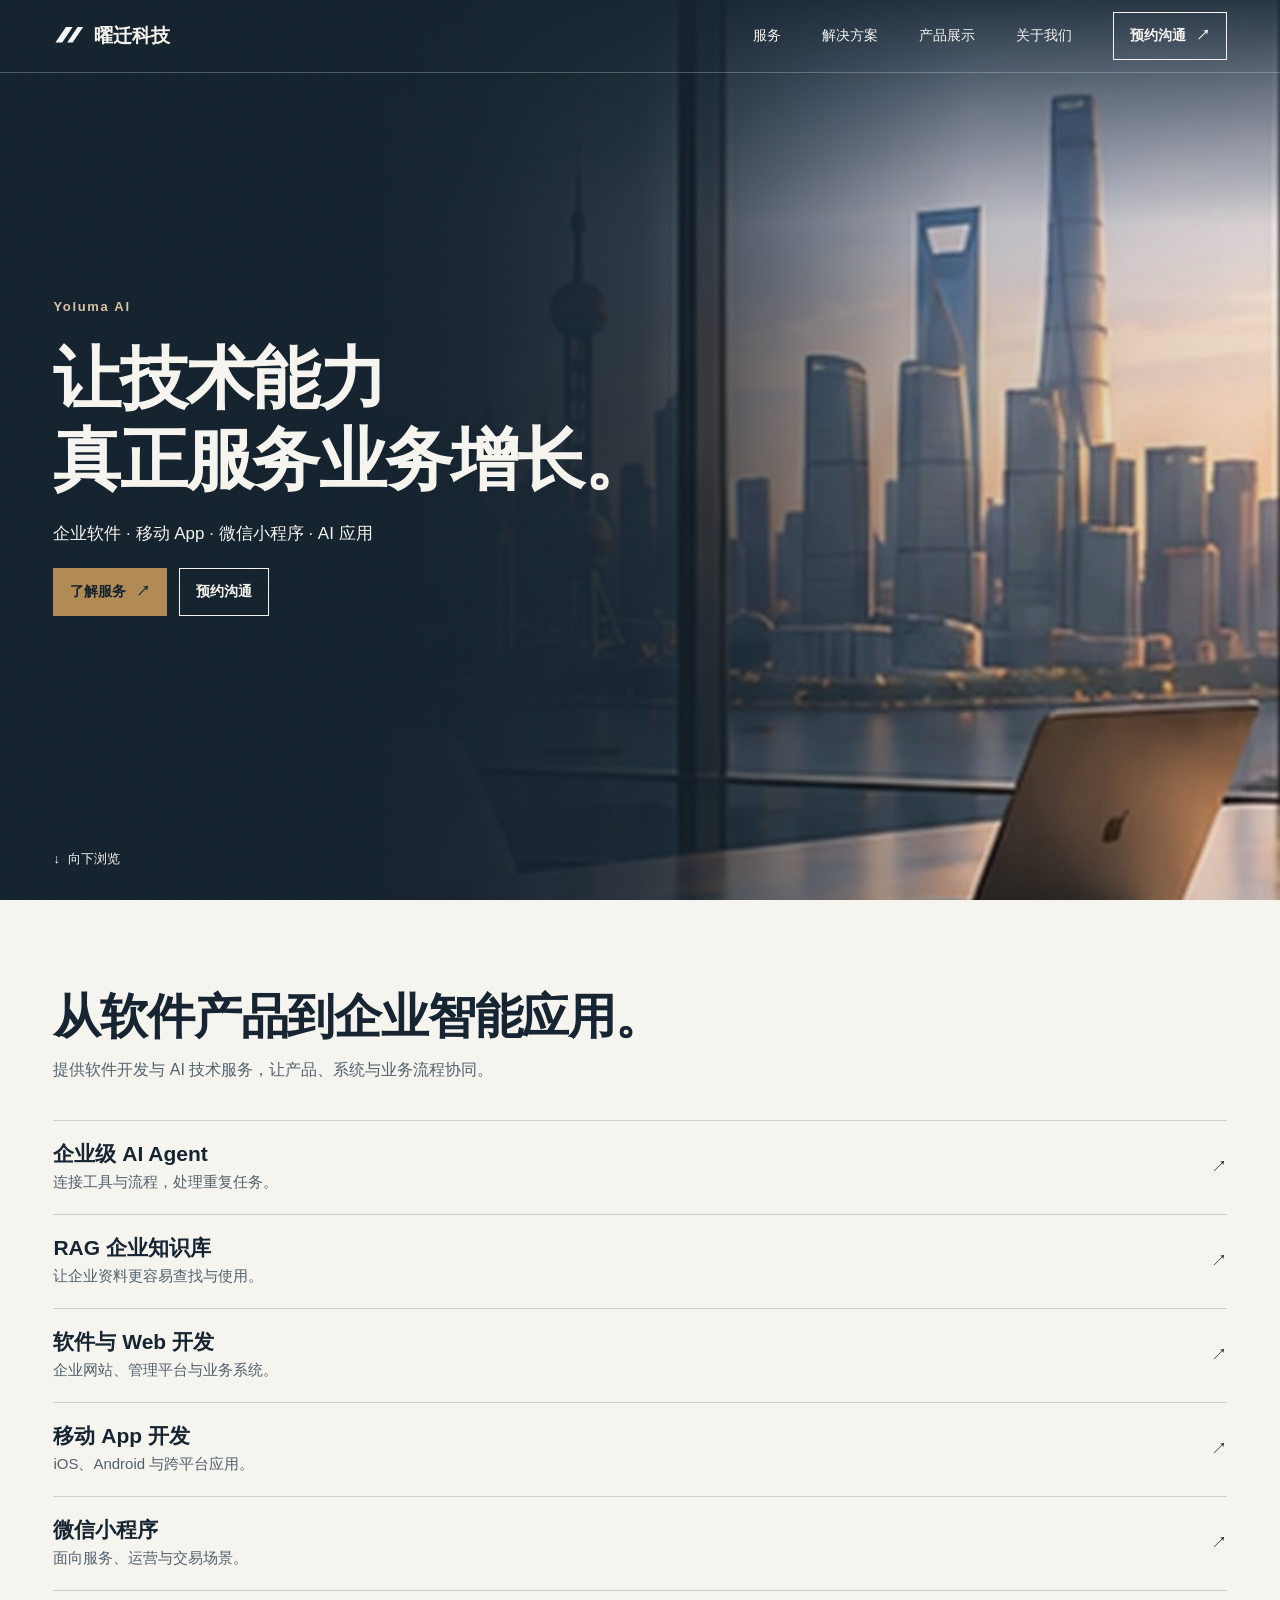
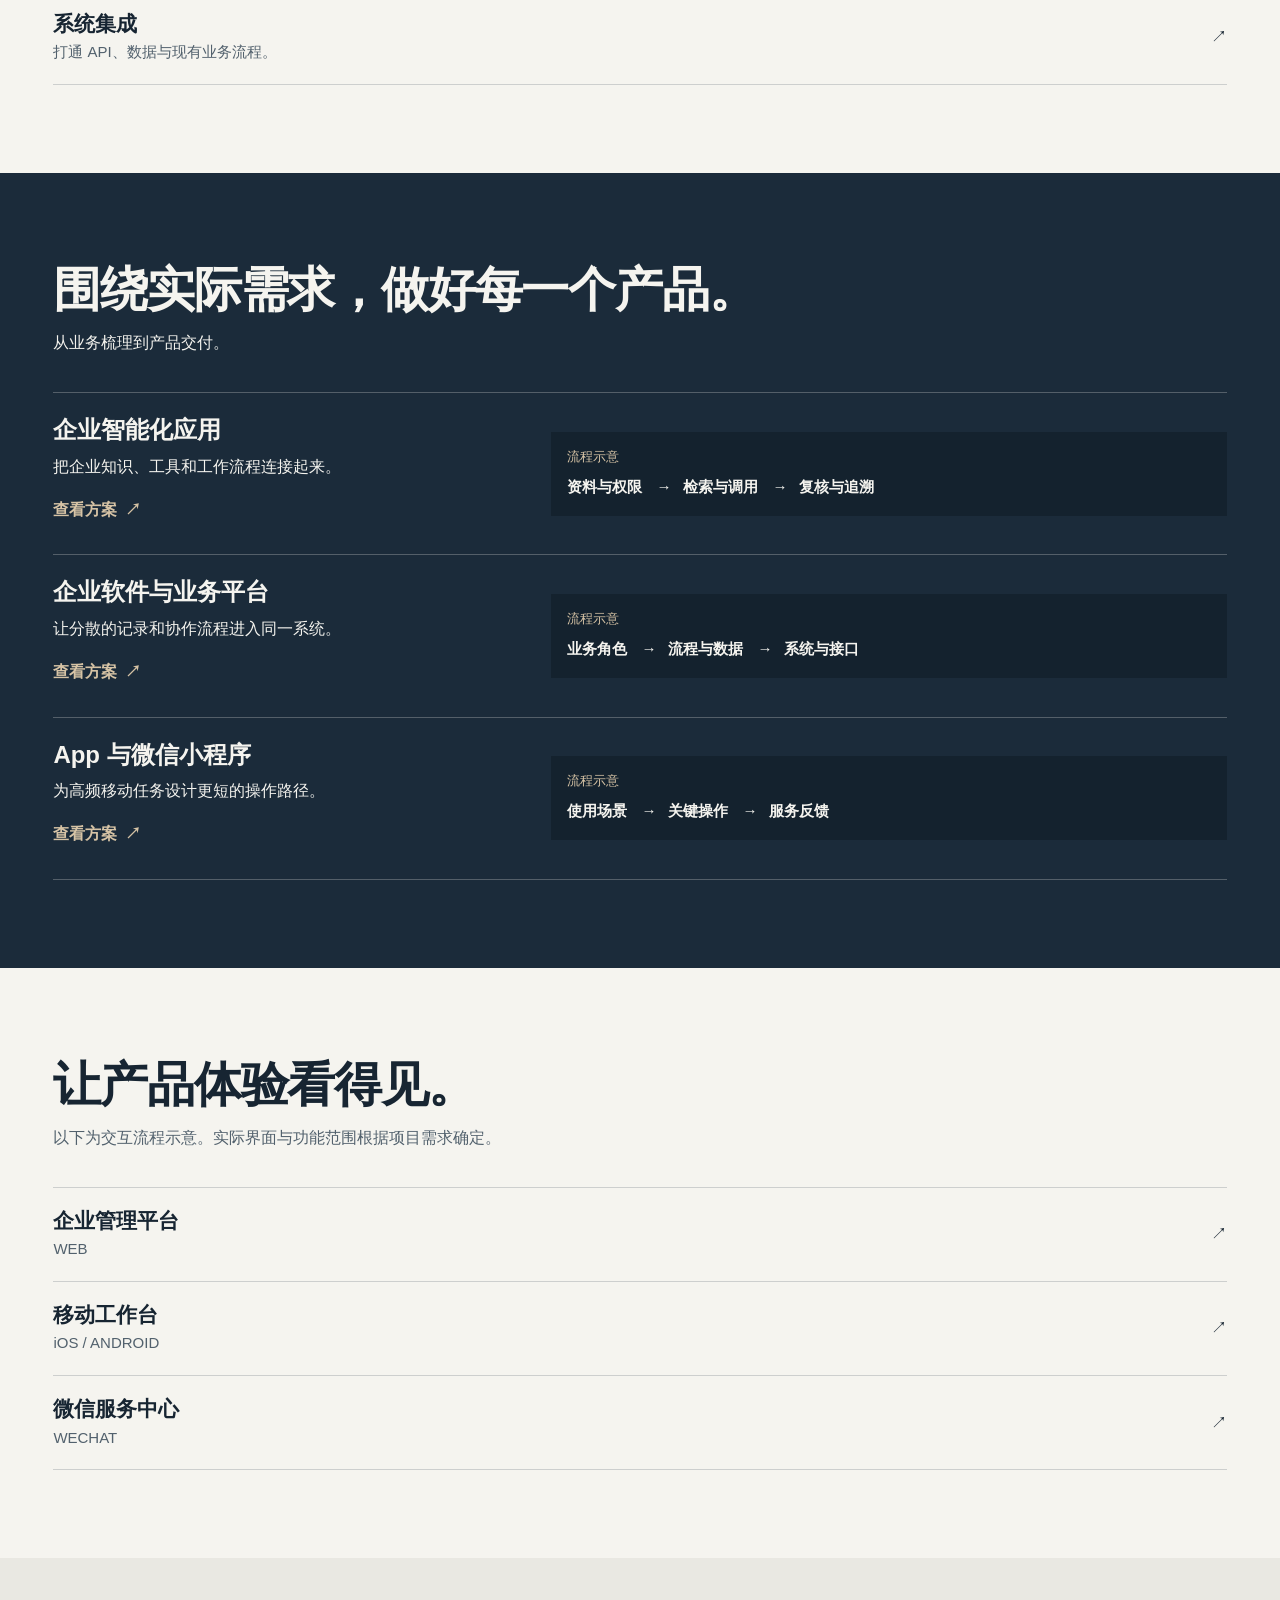
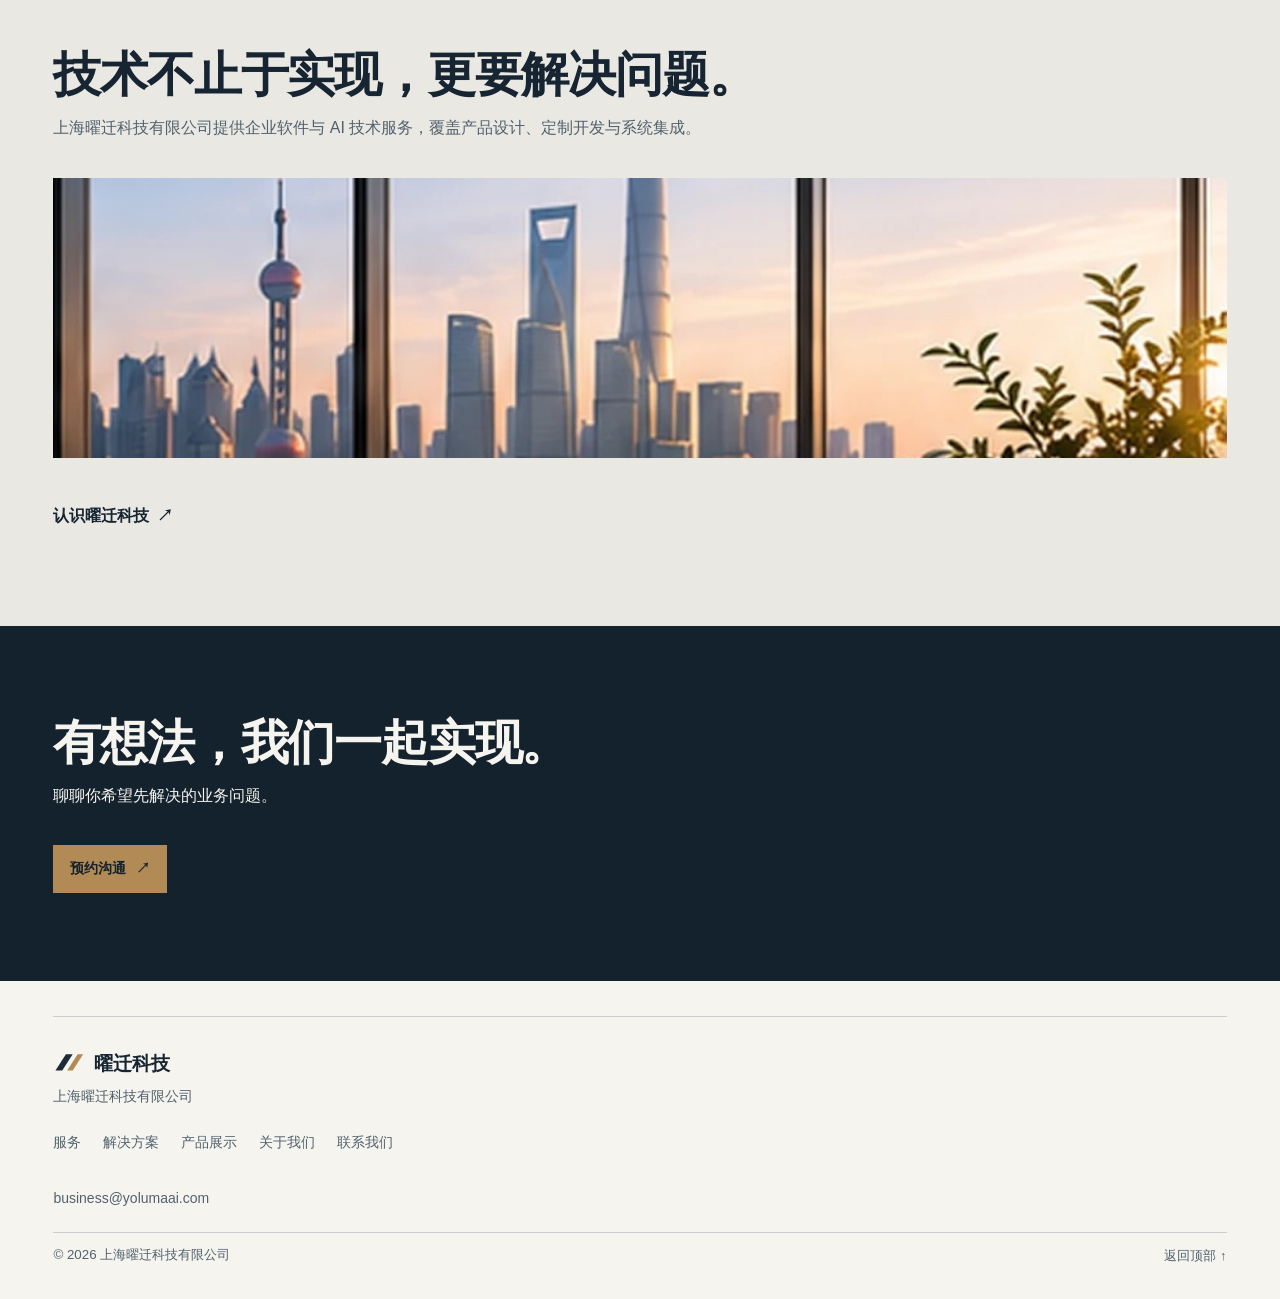
<file: index.html>
<!doctype html>
<!-- Generated by scripts/build.mjs -->
<html lang="zh-CN">
<head>
  <meta charset="utf-8">
  <meta name="viewport" content="width=device-width, initial-scale=1">
  <meta name="theme-color" content="#1b2b3a">
  <meta name="description" content="上海曜迁科技有限公司，提供企业软件、Web 应用、移动 App、微信小程序与 AI 应用开发服务。">
  <meta property="og:title" content="曜迁科技｜企业软件与数字化服务">
  <meta property="og:description" content="上海曜迁科技有限公司，提供企业软件、Web 应用、移动 App、微信小程序与 AI 应用开发服务。">
  <meta property="og:type" content="website">
  <title>曜迁科技｜企业软件与数字化服务</title>
  <link rel="icon" href="assets/favicon.svg" type="image/svg+xml">
  <link rel="stylesheet" href="styles.css">
  <script src="script.js" defer></script>
</head>
<body id="top">
<a class="skip-link" href="#main">跳到正文</a>
<header class="site-header">
  <div class="header-inner section-shell">
    <a class="brand" href="index.html" aria-label="曜迁科技首页"><img src="assets/logo-mark.svg" alt="" width="32" height="26"><span>曜迁科技</span></a>
    <nav class="desktop-nav" aria-label="主导航">
      <a href="services.html">服务</a>
      <a href="solutions.html">解决方案</a>
      <a href="products.html">产品展示</a>
      <a href="about.html">关于我们</a>
      <a class="button header-contact" href="contact.html">预约沟通 <span aria-hidden="true">↗</span></a>
    </nav>
    <details class="mobile-menu">
      <summary aria-controls="mobile-nav">菜单<span class="menu-icon" aria-hidden="true"></span></summary>
      <nav class="mobile-nav" id="mobile-nav" aria-label="移动端导航">
        <a href="services.html">服务</a>
      <a href="solutions.html">解决方案</a>
      <a href="products.html">产品展示</a>
      <a href="about.html">关于我们</a>
      <a href="contact.html">联系我们</a>
      </nav>
    </details>
  </div>
</header>
<main id="main" tabindex="-1">
<section class="hero band" aria-labelledby="hero-title">
  <picture class="hero-photo" aria-hidden="true">
    <source media="(max-width: 599px)" srcset="assets/hero-office-mobile.jpg">
    <img src="assets/hero-office.jpg" alt="" width="907" height="860" fetchpriority="high">
  </picture>
  <div class="hero-content section-shell">
    <p class="brand-signature">Yoluma AI</p>
    <h1 id="hero-title">让技术能力<br>真正服务业务增长。</h1>
    <p class="hero-summary">企业软件 · 移动 App · 微信小程序 · AI 应用</p>
    <div class="hero-actions">
      <a class="button button-gold" href="services.html">了解服务 <span aria-hidden="true">↗</span></a>
      <a class="button button-outline" href="contact.html">预约沟通</a>
    </div>
  </div>
  <div class="section-shell hero-cue"><a href="#services"><span aria-hidden="true">↓</span> 向下浏览</a></div>
</section>
<section id="services" class="site-section" aria-labelledby="services-heading">
  <div class="section-shell section-stack">
    <div class="section-heading"><h2 id="services-heading">从软件产品到企业智能应用。</h2><p>提供软件开发与 AI 技术服务，让产品、系统与业务流程协同。</p></div>
    <ul class="entry-list">
  <li><a class="entry-link" href="services.html#ai-agent"><span><strong>企业级 AI Agent</strong><small>连接工具与流程，处理重复任务。</small></span><span aria-hidden="true">↗</span></a></li>
  <li><a class="entry-link" href="services.html#rag"><span><strong>RAG 企业知识库</strong><small>让企业资料更容易查找与使用。</small></span><span aria-hidden="true">↗</span></a></li>
  <li><a class="entry-link" href="services.html#web"><span><strong>软件与 Web 开发</strong><small>企业网站、管理平台与业务系统。</small></span><span aria-hidden="true">↗</span></a></li>
  <li><a class="entry-link" href="services.html#app"><span><strong>移动 App 开发</strong><small>iOS、Android 与跨平台应用。</small></span><span aria-hidden="true">↗</span></a></li>
  <li><a class="entry-link" href="services.html#mini-program"><span><strong>微信小程序</strong><small>面向服务、运营与交易场景。</small></span><span aria-hidden="true">↗</span></a></li>
  <li><a class="entry-link" href="services.html#integration"><span><strong>系统集成</strong><small>打通 API、数据与现有业务流程。</small></span><span aria-hidden="true">↗</span></a></li>
</ul>
  </div>
</section>
<section id="solutions" class="site-section band" aria-labelledby="solutions-heading">
  <div class="section-shell section-stack">
    <div class="section-heading"><h2 id="solutions-heading">围绕实际需求，做好每一个产品。</h2><p>从业务梳理到产品交付。</p></div>
    <div class="flow-list">
  <article class="flow-row">
    <div class="flow-copy"><h3>企业智能化应用</h3><p>把企业知识、工具和工作流程连接起来。</p><a class="text-link" href="solutions.html#intelligence" aria-label="查看方案：企业智能化应用">查看方案 <span aria-hidden="true">↗</span></a></div>
    <figure class="flow-figure">
      <figcaption>流程示意</figcaption>
      <ol><li>资料与权限</li><li>检索与调用</li><li>复核与追溯</li></ol>
    </figure>
  </article>
  <article class="flow-row">
    <div class="flow-copy"><h3>企业软件与业务平台</h3><p>让分散的记录和协作流程进入同一系统。</p><a class="text-link" href="solutions.html#platform" aria-label="查看方案：企业软件与业务平台">查看方案 <span aria-hidden="true">↗</span></a></div>
    <figure class="flow-figure">
      <figcaption>流程示意</figcaption>
      <ol><li>业务角色</li><li>流程与数据</li><li>系统与接口</li></ol>
    </figure>
  </article>
  <article class="flow-row">
    <div class="flow-copy"><h3>App 与微信小程序</h3><p>为高频移动任务设计更短的操作路径。</p><a class="text-link" href="solutions.html#mobile" aria-label="查看方案：App 与微信小程序">查看方案 <span aria-hidden="true">↗</span></a></div>
    <figure class="flow-figure">
      <figcaption>流程示意</figcaption>
      <ol><li>使用场景</li><li>关键操作</li><li>服务反馈</li></ol>
    </figure>
  </article>
</div>
  </div>
</section>
<section id="products" class="site-section" aria-labelledby="products-heading">
  <div class="section-shell section-stack">
    <div class="section-heading"><h2 id="products-heading">让产品体验看得见。</h2><p>以下为交互流程示意。实际界面与功能范围根据项目需求确定。</p></div>
    <ul class="entry-list">
  <li><a class="entry-link" href="products.html#web-platform"><span><strong>企业管理平台</strong><small>WEB</small></span><span aria-hidden="true">↗</span></a></li>
  <li><a class="entry-link" href="products.html#mobile-app"><span><strong>移动工作台</strong><small>iOS / ANDROID</small></span><span aria-hidden="true">↗</span></a></li>
  <li><a class="entry-link" href="products.html#wechat"><span><strong>微信服务中心</strong><small>WECHAT</small></span><span aria-hidden="true">↗</span></a></li>
</ul>
  </div>
</section>
<section id="about" class="site-section about-section" aria-labelledby="about-heading">
  <div class="section-shell section-stack">
    <div class="section-heading"><h2 id="about-heading">技术不止于实现，更要解决问题。</h2><p>上海曜迁科技有限公司提供企业软件与 AI 技术服务，覆盖产品设计、定制开发与系统集成。</p></div>
    <img class="about-photo" src="assets/hero-office.jpg" alt="落地窗外的上海天际线" width="907" height="860" loading="lazy">
    <a class="text-link" href="about.html">认识曜迁科技 <span aria-hidden="true">↗</span></a>
  </div>
</section>
<section id="contact" class="contact-banner band" aria-labelledby="contact-heading">
  <div class="section-shell section-stack">
    <div class="section-heading"><h2 id="contact-heading">有想法，我们一起实现。</h2><p>聊聊你希望先解决的业务问题。</p></div>
    <a class="button button-gold" href="contact.html">预约沟通 <span aria-hidden="true">↗</span></a>
  </div>
</section>
</main>
<footer class="site-footer">
  <div class="section-shell footer-inner">
    <div><a class="brand" href="index.html" aria-label="曜迁科技首页"><img src="assets/logo-mark.svg" alt="" width="32" height="26"><span>曜迁科技</span></a><p>上海曜迁科技有限公司</p></div>
    <nav aria-label="页脚导航"><a href="services.html">服务</a>
      <a href="solutions.html">解决方案</a>
      <a href="products.html">产品展示</a>
      <a href="about.html">关于我们</a>
      <a href="contact.html">联系我们</a></nav>
    <a class="footer-email" href="mailto:business@yolumaai.com?subject=%E5%AE%98%E7%BD%91%E5%95%86%E5%8A%A1%E5%92%A8%E8%AF%A2">business@yolumaai.com</a>
    <div class="footer-bottom"><small>© <span id="year">2026</span> 上海曜迁科技有限公司</small><a href="#top">返回顶部 ↑</a></div>
  </div>
</footer>
</body>
</html>
</file>
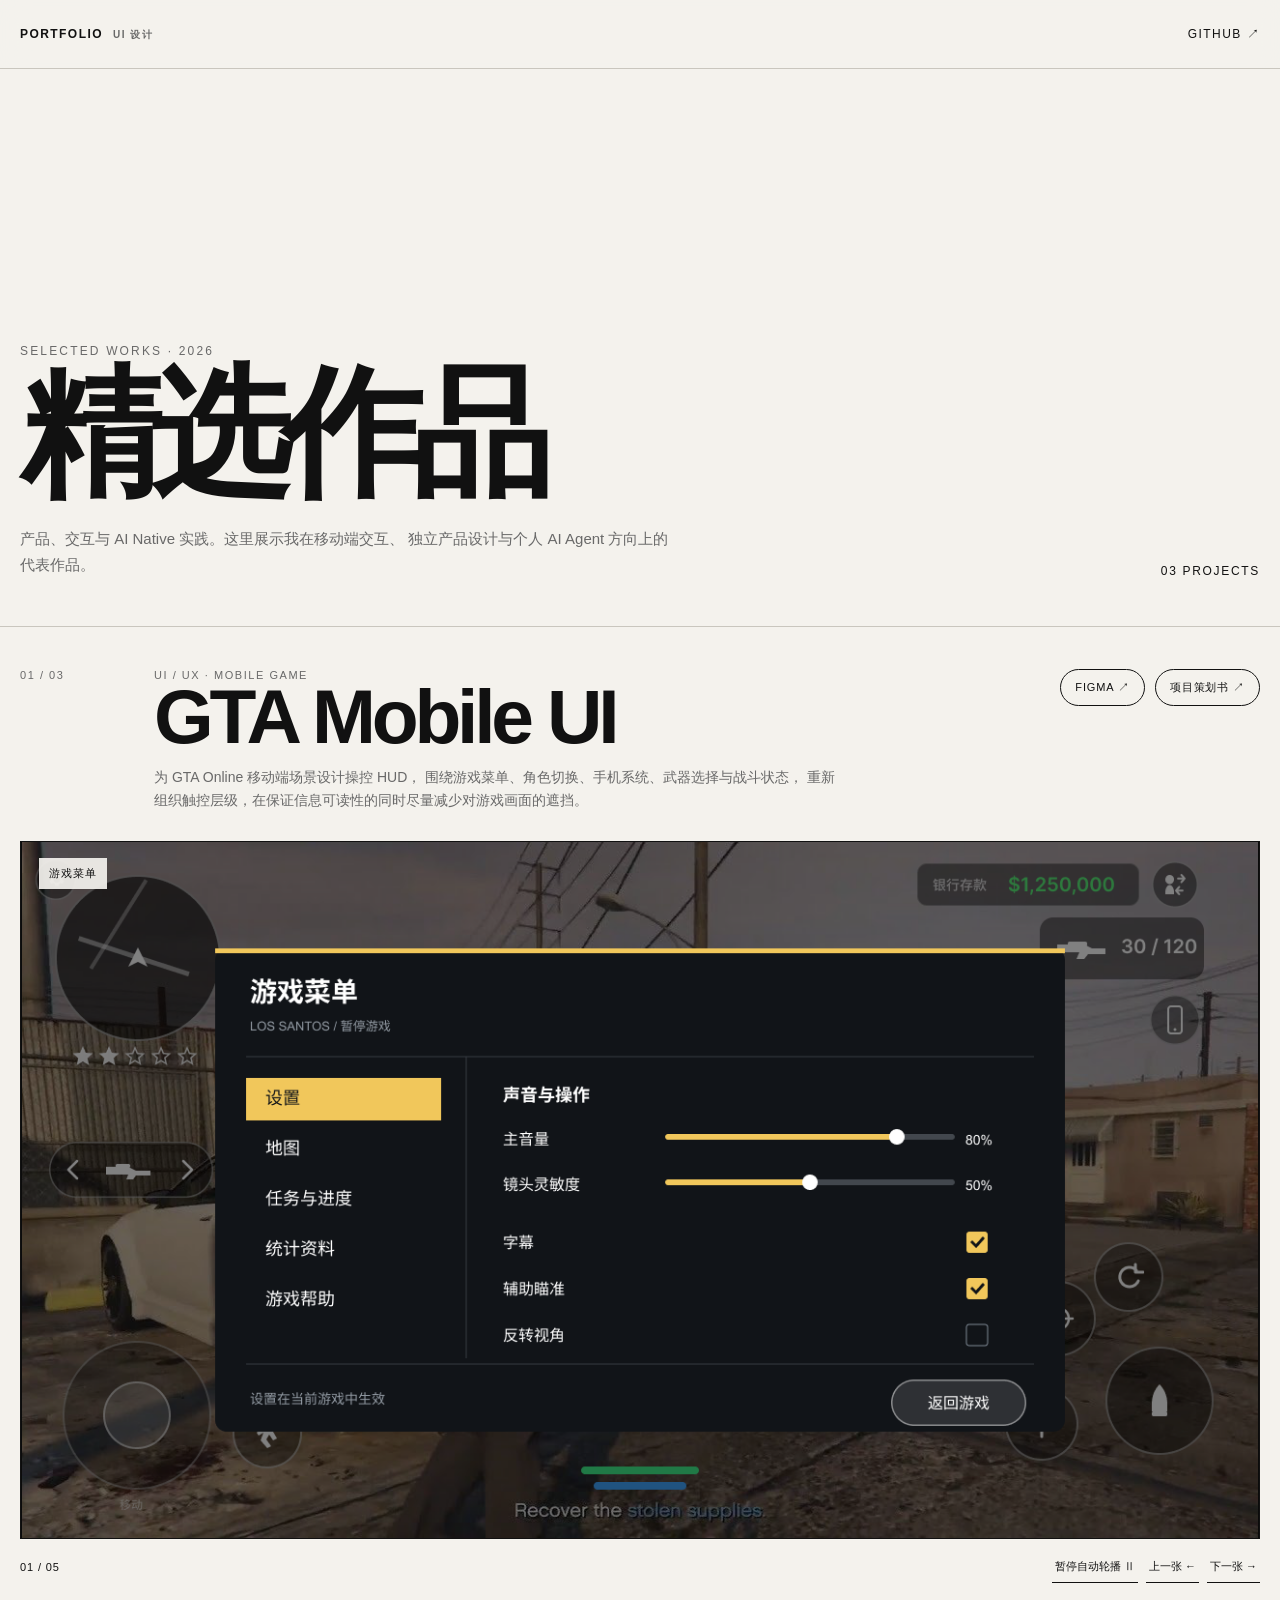
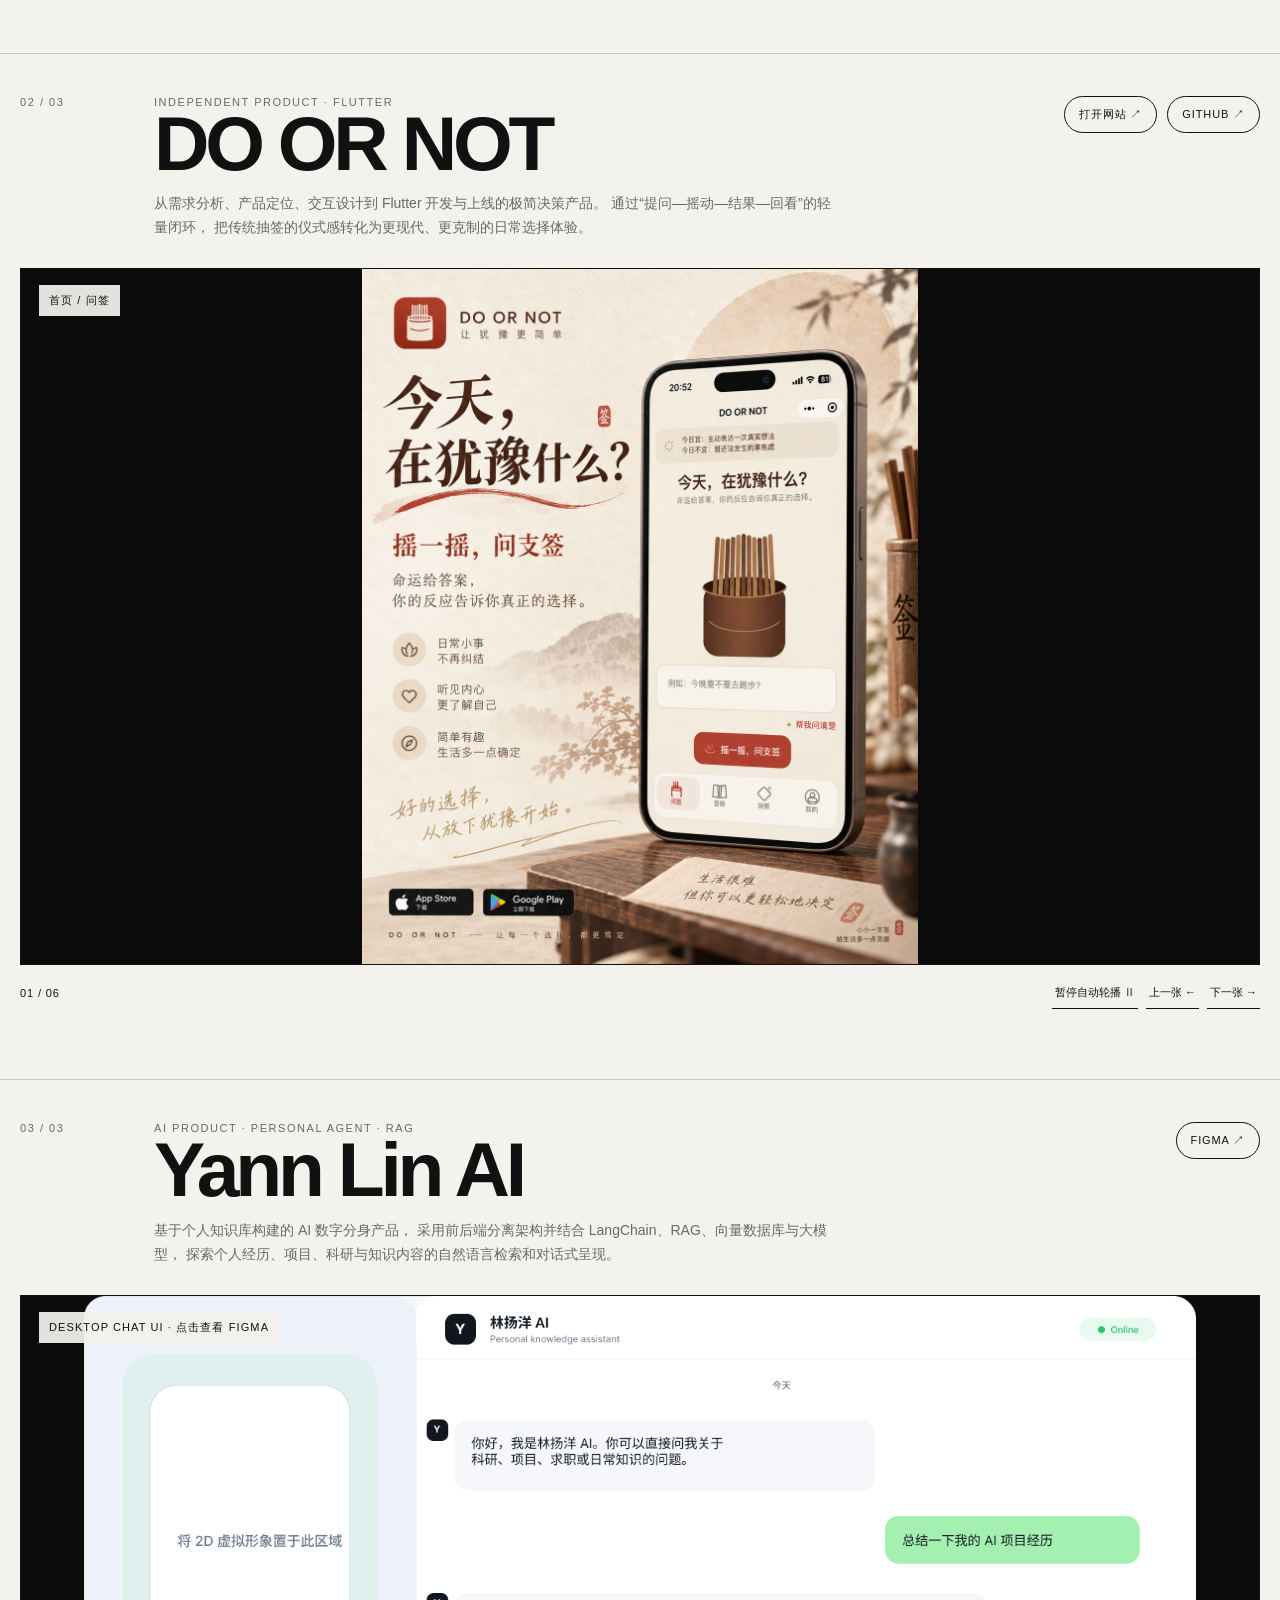
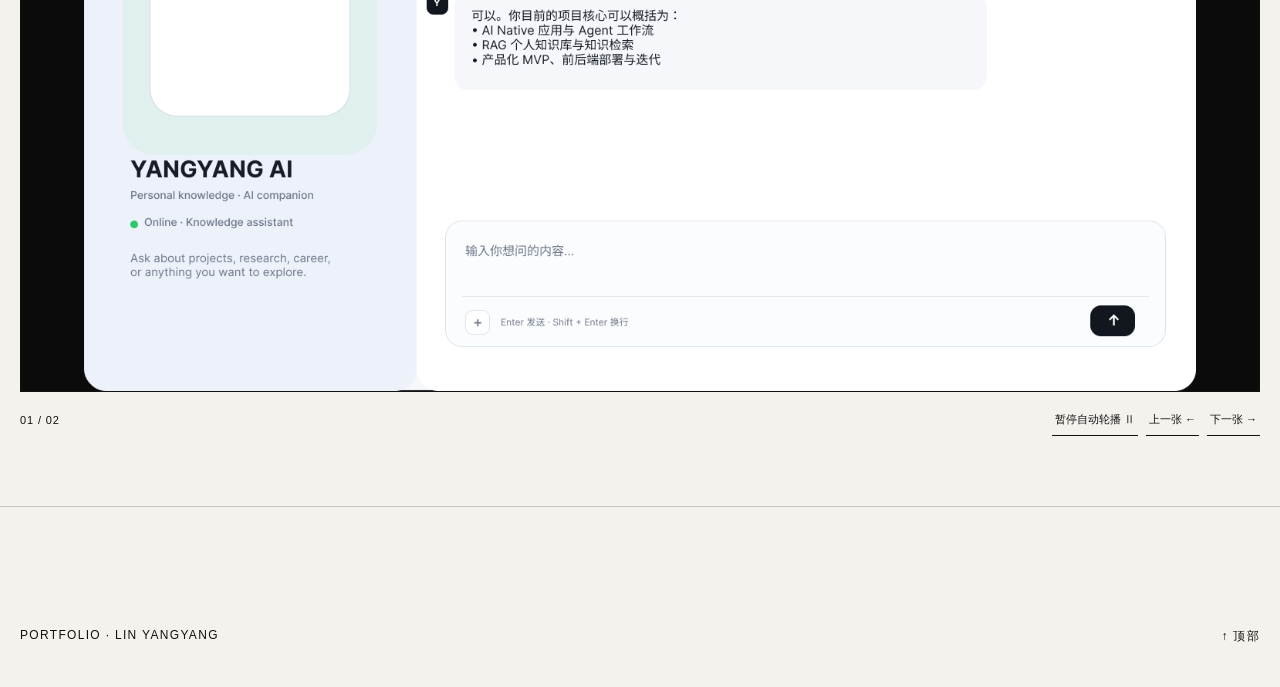
<file: selected-works/index.html>
<!doctype html>
<html lang="zh-CN">
<head>
  <meta charset="utf-8">
  <meta name="viewport" content="width=device-width,initial-scale=1">
  <meta
    name="description"
    content="林扬洋的 UI / AI 产品设计作品集：GTA Mobile UI、DO OR NOT、Yann Lin AI。"
  >
  <meta name="theme-color" content="#f4f2ed">
  <title>Selected Works · 林扬洋</title>

  <style>
    :root {
      --paper: #f4f2ed;
      --ink: #111111;
      --muted: #696969;
      --line: #c9c6be;
      --soft: #e9e6df;
      --max: 1440px;
    }

    * {
      box-sizing: border-box;
    }

    html {
      scroll-behavior: smooth;
    }

    body {
      margin: 0;
      color: var(--ink);
      background: var(--paper);
      font-family:
        Arial,
        "PingFang SC",
        "Hiragino Sans GB",
        "Microsoft YaHei",
        sans-serif;
      -webkit-font-smoothing: antialiased;
    }

    a {
      color: inherit;
      text-decoration: none;
    }

    button {
      color: inherit;
      font: inherit;
    }

    img {
      display: block;
      max-width: 100%;
    }

    .wrap {
      width: min(calc(100% - 40px), var(--max));
      margin: 0 auto;
    }

    header {
      position: sticky;
      top: 0;
      z-index: 20;
      border-bottom: 1px solid var(--line);
      background: rgba(244, 242, 237, 0.92);
      backdrop-filter: blur(14px);
    }

    .nav {
      display: flex;
      align-items: center;
      justify-content: space-between;
      gap: 20px;
      height: 68px;
      font-size: 12px;
      letter-spacing: 0.12em;
      text-transform: uppercase;
    }

    .brand {
      display: flex;
      align-items: baseline;
      gap: 10px;
      font-weight: 800;
    }

    .brand small {
      color: var(--muted);
      font-size: 10px;
      font-weight: 600;
    }

    .nav a:hover {
      text-decoration: underline;
      text-underline-offset: 4px;
    }

    .hero {
      display: grid;
      align-content: end;
      min-height: 62vh;
      padding: 70px 0 48px;
      border-bottom: 1px solid var(--line);
    }

    .kicker {
      margin-bottom: 18px;
      color: var(--muted);
      font-size: 12px;
      letter-spacing: 0.18em;
      text-transform: uppercase;
    }

    h1 {
      margin: 0;
      font-size: clamp(58px, 11vw, 168px);
      font-weight: 700;
      line-height: 0.82;
      letter-spacing: -0.075em;
    }

    .hero-row {
      display: flex;
      align-items: end;
      justify-content: space-between;
      gap: 30px;
      margin-top: 34px;
    }

    .hero-row p {
      max-width: 650px;
      margin: 0;
      color: var(--muted);
      font-size: 15px;
      line-height: 1.75;
    }

    .hero-count {
      white-space: nowrap;
      font-size: 12px;
      letter-spacing: 0.14em;
    }

    .project {
      padding: 42px 0 70px;
      border-bottom: 1px solid var(--line);
    }

    .meta {
      display: grid;
      grid-template-columns: 110px 1fr auto;
      align-items: start;
      gap: 24px;
      margin-bottom: 28px;
    }

    .num,
    .tagline {
      color: var(--muted);
      font-size: 11px;
      letter-spacing: 0.14em;
      text-transform: uppercase;
    }

    .title h2 {
      margin: 0 0 14px;
      font-size: clamp(42px, 6vw, 92px);
      line-height: 0.92;
      letter-spacing: -0.055em;
    }

    .title p {
      max-width: 690px;
      margin: 0;
      color: var(--muted);
      font-size: 14px;
      line-height: 1.7;
    }

    .links {
      display: flex;
      flex-wrap: wrap;
      justify-content: flex-end;
      gap: 10px;
    }

    .pill {
      padding: 10px 14px;
      border: 1px solid var(--ink);
      border-radius: 999px;
      font-size: 11px;
      letter-spacing: 0.08em;
      text-transform: uppercase;
      transition:
        transform 0.2s ease,
        color 0.2s ease,
        background 0.2s ease;
    }

    .pill:hover {
      color: var(--paper);
      background: var(--ink);
      transform: translateY(-1px);
    }

    .gallery {
      position: relative;
      overflow: hidden;
      aspect-ratio: 16 / 9;
      border: 1px solid #111;
      background: #111;
    }

    .slides {
      position: relative;
      height: 100%;
    }

    .slide {
      position: absolute;
      inset: 0;
      opacity: 0;
      pointer-events: none;
      transition: opacity 0.45s ease;
    }

    .slide.active {
      opacity: 1;
      pointer-events: auto;
    }

    .slide img {
      width: 100%;
      height: 100%;
      object-fit: contain;
      background: #0b0b0b;
    }

    .slide-link {
      display: block;
      width: 100%;
      height: 100%;
      cursor: pointer;
    }

    .slide-link img {
      transition: transform 0.35s ease;
    }

    .slide-link:hover img {
      transform: scale(1.01);
    }

    .caption {
      position: absolute;
      top: 16px;
      left: 18px;
      z-index: 3;
      padding: 8px 10px;
      background: rgba(244, 242, 237, 0.93);
      font-size: 11px;
      letter-spacing: 0.1em;
      text-transform: uppercase;
      pointer-events: none;
    }

    .controls {
      display: grid;
      grid-template-columns: 1fr auto auto auto;
      align-items: center;
      gap: 8px;
      margin-top: 12px;
      font-size: 11px;
      letter-spacing: 0.08em;
      text-transform: uppercase;
    }

    .controls button {
      padding: 8px 3px;
      border: 0;
      border-bottom: 1px solid var(--ink);
      background: transparent;
      cursor: pointer;
    }

    .controls button:hover {
      opacity: 0.55;
    }

    .counter {
      font-variant-numeric: tabular-nums;
    }

    footer {
      display: flex;
      align-items: flex-end;
      min-height: 180px;
      padding: 42px 0;
      font-size: 12px;
      letter-spacing: 0.11em;
      text-transform: uppercase;
    }

    footer .wrap {
      display: flex;
      justify-content: space-between;
      gap: 20px;
    }

    @media (max-width: 800px) {
      .nav {
        height: 58px;
      }

      .hero {
        min-height: 50vh;
      }

      .hero-row {
        display: block;
      }

      .hero-count {
        margin-top: 24px;
      }

      .meta {
        grid-template-columns: 1fr;
      }

      .links {
        justify-content: flex-start;
      }

      .gallery {
        aspect-ratio: 4 / 3;
      }

      .controls {
        grid-template-columns: 1fr auto auto;
      }

      .controls .pause {
        grid-column: 1 / -1;
        width: max-content;
        text-align: left;
      }
    }
  </style>
</head>

<body id="top">
  <header>
    <div class="wrap nav">
      <a class="brand" href="#top">
        PORTFOLIO
        <small>UI 设计</small>
      </a>

      <a
        href="https://github.com/tpos8"
        target="_blank"
        rel="noreferrer"
      >
        GitHub ↗
      </a>
    </div>
  </header>

  <main>
    <section class="hero">
      <div class="wrap">
        <div class="kicker">Selected works · 2026</div>

        <h1>精选作品</h1>

        <div class="hero-row">
          <p>
            产品、交互与 AI Native 实践。这里展示我在移动端交互、
            独立产品设计与个人 AI Agent 方向上的代表作品。
          </p>

          <div class="hero-count">03 PROJECTS</div>
        </div>
      </div>
    </section>

    <!-- 01 GTA MOBILE UI -->
    <section class="project" id="gta">
      <div class="wrap">
        <div class="meta">
          <div class="num">01 / 03</div>

          <div class="title">
            <div class="tagline">UI / UX · Mobile Game</div>

            <h2>GTA Mobile UI</h2>

            <p>
              为 GTA Online 移动端场景设计操控 HUD，
              围绕游戏菜单、角色切换、手机系统、武器选择与战斗状态，
              重新组织触控层级，在保证信息可读性的同时尽量减少对游戏画面的遮挡。
            </p>
          </div>

          <div class="links">
            <a
              class="pill"
              href="https://www.figma.com/design/OtODOUWWGoPyWtQyc0aTss/GTA-Mobile-UI?node-id=0-1&t=m0EOq9WrAOffAzNg-1"
              target="_blank"
              rel="noreferrer"
            >
              Figma ↗
            </a>

            <a
              class="pill"
              href="https://pcndzct0yyil.feishu.cn/wiki/UkcYweTLZi0NK5ky22rcD5VunCh?from=from_copylink"
              target="_blank"
              rel="noreferrer"
            >
              项目策划书 ↗
            </a>
          </div>
        </div>

        <div class="carousel" data-carousel>
          <div class="gallery">
            <div class="slides">
              <div class="slide active">
                <span class="caption">游戏菜单</span>
                <img
                  src="assets/菜单状态.png"
                  alt="GTA Mobile UI 游戏菜单状态"
                >
              </div>

              <div class="slide">
                <span class="caption">角色切换</span>
                <img
                  src="assets/角色切换状态.png"
                  alt="GTA Mobile UI 角色切换状态"
                >
              </div>

              <div class="slide">
                <span class="caption">手机界面</span>
                <img
                  src="assets/手机状态.png"
                  alt="GTA Mobile UI 手机界面"
                >
              </div>

              <div class="slide">
                <span class="caption">武器选择</span>
                <img
                  src="assets/武器切换状态.png"
                  alt="GTA Mobile UI 武器选择界面"
                >
              </div>

              <div class="slide">
                <span class="caption">战斗状态</span>
                <img
                  src="assets/战斗状态.png"
                  alt="GTA Mobile UI 战斗状态 HUD"
                >
              </div>
            </div>
          </div>

          <div class="controls">
            <span class="counter">01 / 05</span>
            <button class="pause" type="button">
              暂停自动轮播 Ⅱ
            </button>
            <button class="prev" type="button">
              上一张 ←
            </button>
            <button class="next" type="button">
              下一张 →
            </button>
          </div>
        </div>
      </div>
    </section>

    <!-- 02 DO OR NOT -->
    <section class="project" id="do">
      <div class="wrap">
        <div class="meta">
          <div class="num">02 / 03</div>

          <div class="title">
            <div class="tagline">Independent Product · Flutter</div>

            <h2>DO OR NOT</h2>

            <p>
              从需求分析、产品定位、交互设计到 Flutter 开发与上线的极简决策产品。
              通过“提问—摇动—结果—回看”的轻量闭环，
              把传统抽签的仪式感转化为更现代、更克制的日常选择体验。
            </p>
          </div>

          <div class="links">
            <a
              class="pill"
              href="https://do.smallorbit.cn"
              target="_blank"
              rel="noreferrer"
            >
              打开网站 ↗
            </a>

            <a
              class="pill"
              href="https://github.com/tpos8/do-or-not"
              target="_blank"
              rel="noreferrer"
            >
              GitHub ↗
            </a>
          </div>
        </div>

        <div class="carousel" data-carousel>
          <div class="gallery">
            <div class="slides">
              <div class="slide active">
                <span class="caption">首页 / 问签</span>
                <img
                  src="assets/ChatGPT Image 2026年9月15日 21_24_31 (1).png"
                  alt="DO OR NOT 首页问签展示海报"
                >
              </div>

              <div class="slide">
                <span class="caption">我的签册</span>
                <img
                  src="assets/ChatGPT Image 2026年9月15日 21_24_31 (2).png"
                  alt="DO OR NOT 我的签册展示海报"
                >
              </div>

              <div class="slide">
                <span class="caption">洞察</span>
                <img
                  src="assets/ChatGPT Image 2026年9月15日 21_24_32 (3).png"
                  alt="DO OR NOT 洞察展示海报"
                >
              </div>

              <div class="slide">
                <span class="caption">设置</span>
                <img
                  src="assets/ChatGPT Image 2026年9月15日 21_24_33 (4).png"
                  alt="DO OR NOT 设置展示海报"
                >
              </div>

              <div class="slide">
                <span class="caption">摇一摇抽签</span>
                <img
                  src="assets/ChatGPT Image 2026年9月15日 21_24_33 (5).png"
                  alt="DO OR NOT 摇一摇抽签展示海报"
                >
              </div>

              <div class="slide">
                <span class="caption">结果页</span>
                <img
                  src="assets/ChatGPT Image 2026年9月15日 21_24_34 (6).png"
                  alt="DO OR NOT 结果页展示海报"
                >
              </div>
            </div>
          </div>

          <div class="controls">
            <span class="counter">01 / 06</span>
            <button class="pause" type="button">
              暂停自动轮播 Ⅱ
            </button>
            <button class="prev" type="button">
              上一张 ←
            </button>
            <button class="next" type="button">
              下一张 →
            </button>
          </div>
        </div>
      </div>
    </section>

    <!-- 03 YANN LIN AI -->
    <section class="project" id="yannlin">
      <div class="wrap">
        <div class="meta">
          <div class="num">03 / 03</div>

          <div class="title">
            <div class="tagline">
              AI Product · Personal Agent · RAG
            </div>

            <h2>Yann Lin AI</h2>

            <p>
              基于个人知识库构建的 AI 数字分身产品，
              采用前后端分离架构并结合 LangChain、RAG、向量数据库与大模型，
              探索个人经历、项目、科研与知识内容的自然语言检索和对话式呈现。
            </p>
          </div>

          <div class="links">
            <a
              class="pill"
              href="https://www.figma.com/design/pZiTVfZwac7M7GK9zDtM3z/Yangyang-AI-%E2%80%94-Web-Chat-UI?node-id=5-2&t=UlyHuv3SF7xnYDcO-1"
              target="_blank"
              rel="noreferrer"
            >
              Figma ↗
            </a>
          </div>
        </div>

        <div class="carousel" data-carousel>
          <div class="gallery">
            <div class="slides">
              <div class="slide active">
                <a
                  class="slide-link"
                  href="https://www.figma.com/design/pZiTVfZwac7M7GK9zDtM3z/Yangyang-AI-%E2%80%94-Web-Chat-UI?node-id=5-2&t=UlyHuv3SF7xnYDcO-1"
                  target="_blank"
                  rel="noreferrer"
                  aria-label="在 Figma 中查看 Yann Lin AI Desktop UI"
                >
                  <span class="caption">Desktop Chat UI · 点击查看 Figma</span>

                  <img
                    src="assets/Frame 2.png"
                    alt="Yann Lin AI Desktop Chat UI"
                  >
                </a>
              </div>

              <div class="slide">
                <a
                  class="slide-link"
                  href="https://www.figma.com/design/pZiTVfZwac7M7GK9zDtM3z/Yangyang-AI-%E2%80%94-Web-Chat-UI?node-id=5-2&t=UlyHuv3SF7xnYDcO-1"
                  target="_blank"
                  rel="noreferrer"
                  aria-label="在 Figma 中查看 Yann Lin AI Mobile UI"
                >
                  <span class="caption">Mobile UI · 点击查看 Figma</span>

                  <img
                    src="assets/Yann-Lin-Mobile-UI.png"
                    alt="Yann Lin AI Mobile UI"
                  >
                </a>
              </div>
            </div>
          </div>

          <div class="controls">
            <span class="counter">01 / 02</span>
            <button class="pause" type="button">
              暂停自动轮播 Ⅱ
            </button>
            <button class="prev" type="button">
              上一张 ←
            </button>
            <button class="next" type="button">
              下一张 →
            </button>
          </div>
        </div>
      </div>
    </section>
  </main>

  <footer>
    <div class="wrap">
      <span>PORTFOLIO · LIN YANGYANG</span>
      <a href="#top">↑ 顶部</a>
    </div>
  </footer>

  <script>
    document.querySelectorAll("[data-carousel]").forEach(function (root) {
      var slides = Array.prototype.slice.call(
        root.querySelectorAll(".slide")
      );

      var current = 0;
      var playing = true;
      var timer;

      var counter = root.querySelector(".counter");
      var pause = root.querySelector(".pause");
      var prev = root.querySelector(".prev");
      var next = root.querySelector(".next");

      function show(index) {
        current = (index + slides.length) % slides.length;

        slides.forEach(function (slide, i) {
          slide.classList.toggle("active", i === current);
        });

        counter.textContent =
          String(current + 1).padStart(2, "0") +
          " / " +
          String(slides.length).padStart(2, "0");
      }

      function start() {
        clearInterval(timer);

        if (playing) {
          timer = setInterval(function () {
            show(current + 1);
          }, 3000);
        }
      }

      prev.addEventListener("click", function () {
        show(current - 1);
        start();
      });

      next.addEventListener("click", function () {
        show(current + 1);
        start();
      });

      pause.addEventListener("click", function () {
        playing = !playing;

        pause.textContent = playing
          ? "暂停自动轮播 Ⅱ"
          : "继续自动轮播 ▶";

        start();
      });

      root.addEventListener("mouseenter", function () {
        clearInterval(timer);
      });

      root.addEventListener("mouseleave", function () {
        start();
      });

      show(0);
      start();
    });
  </script>
</body>
</html>
</file>
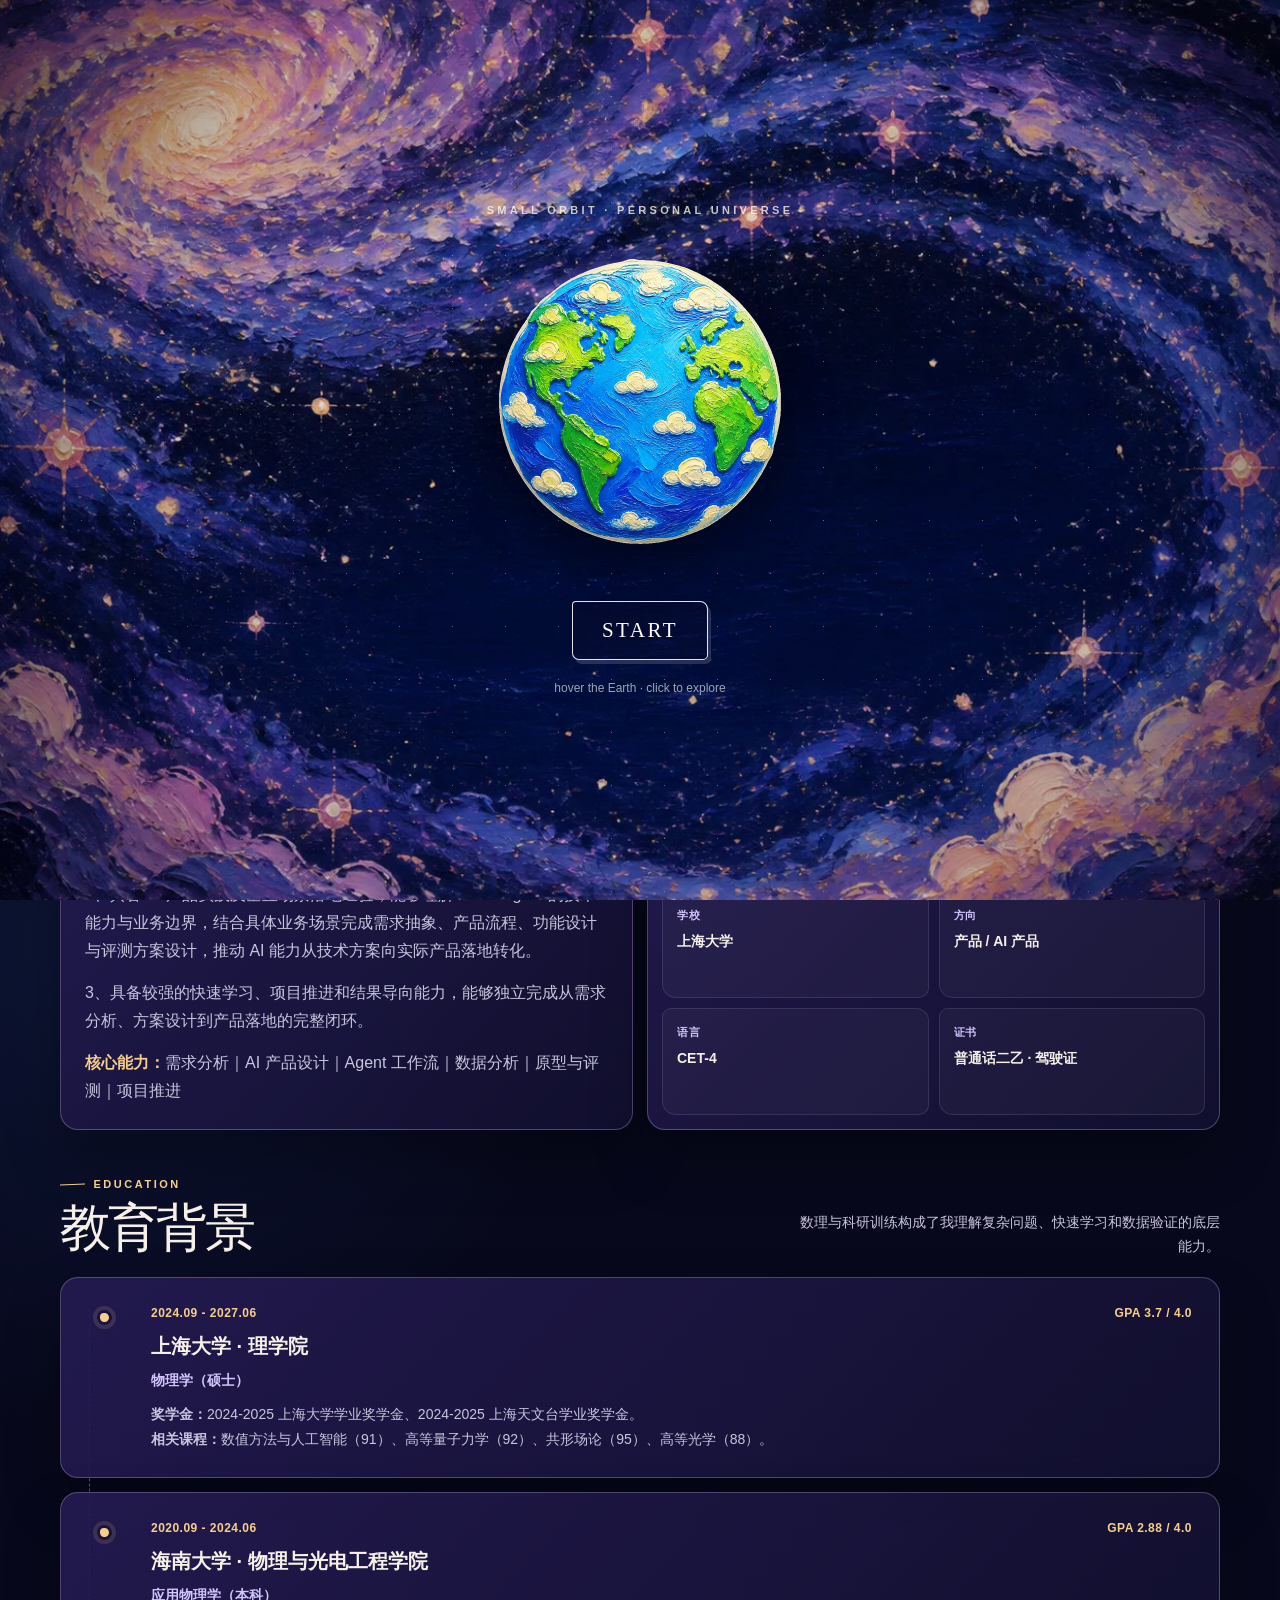
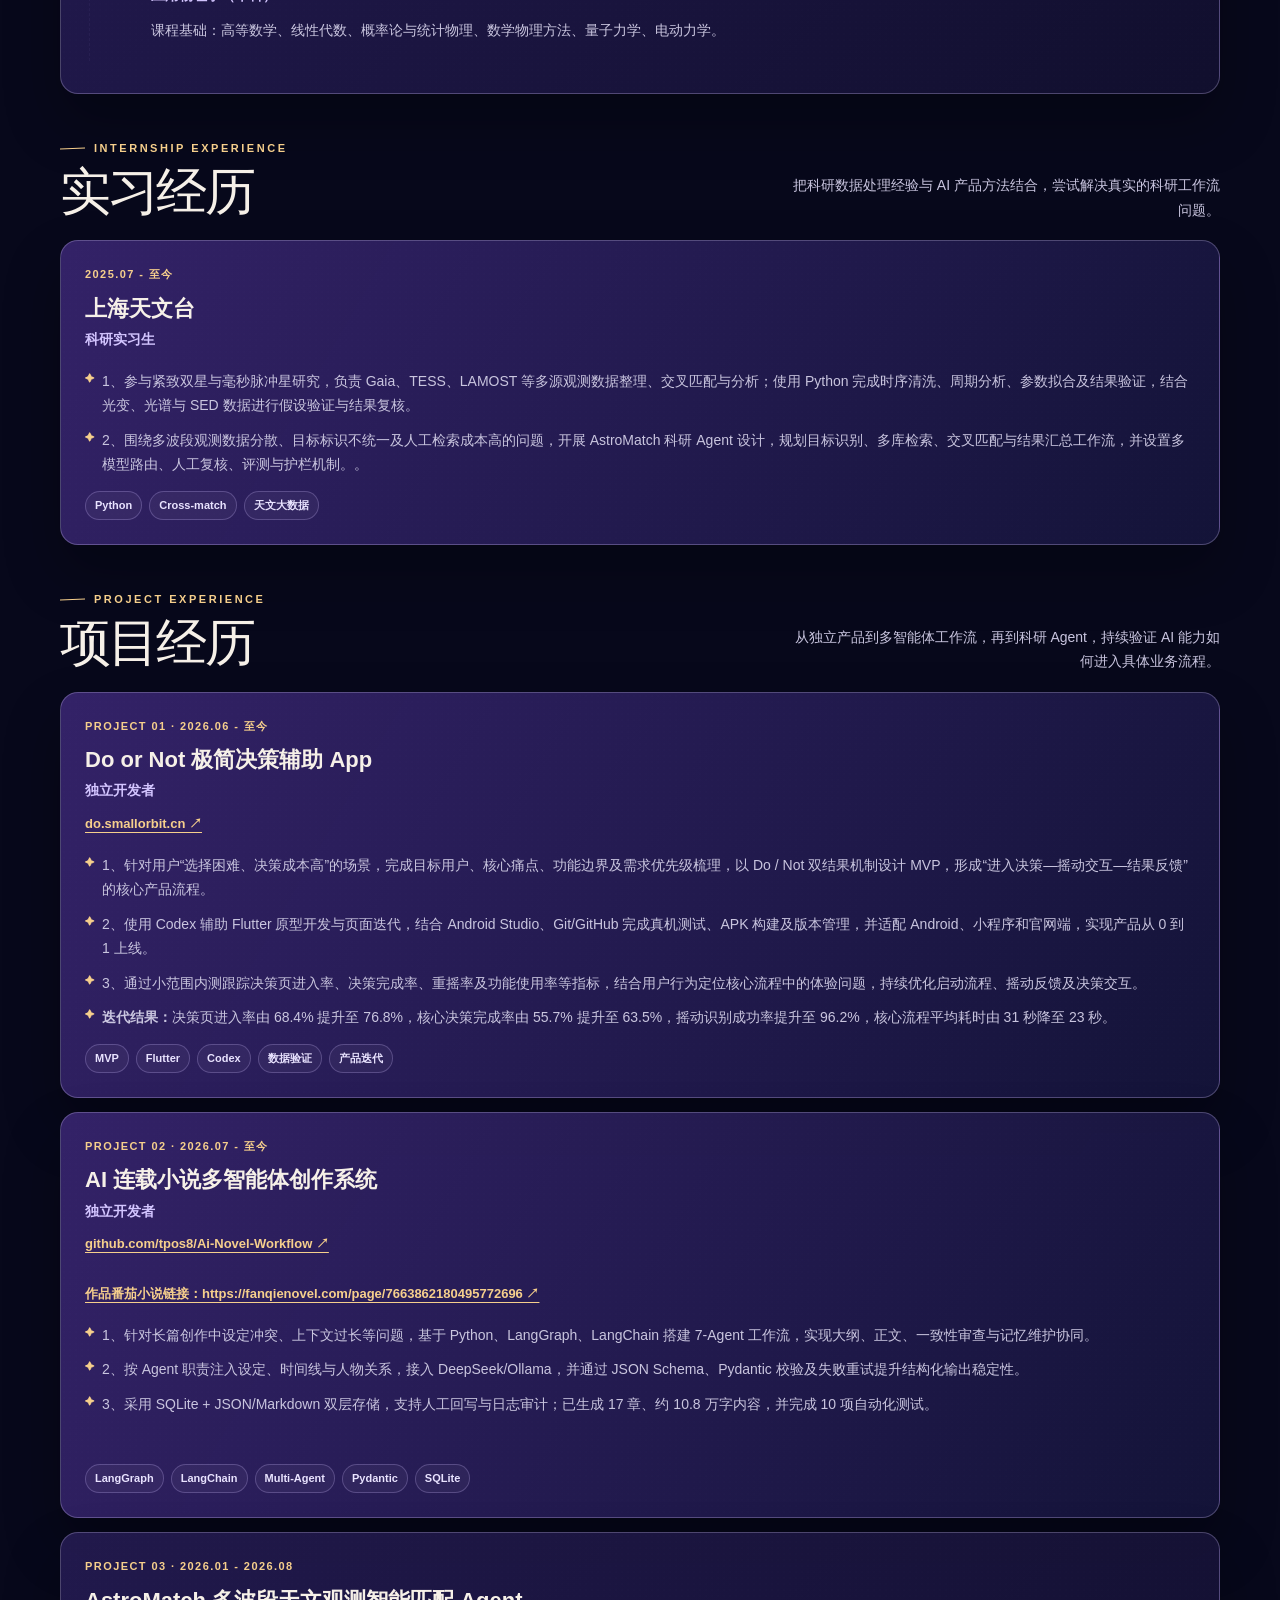
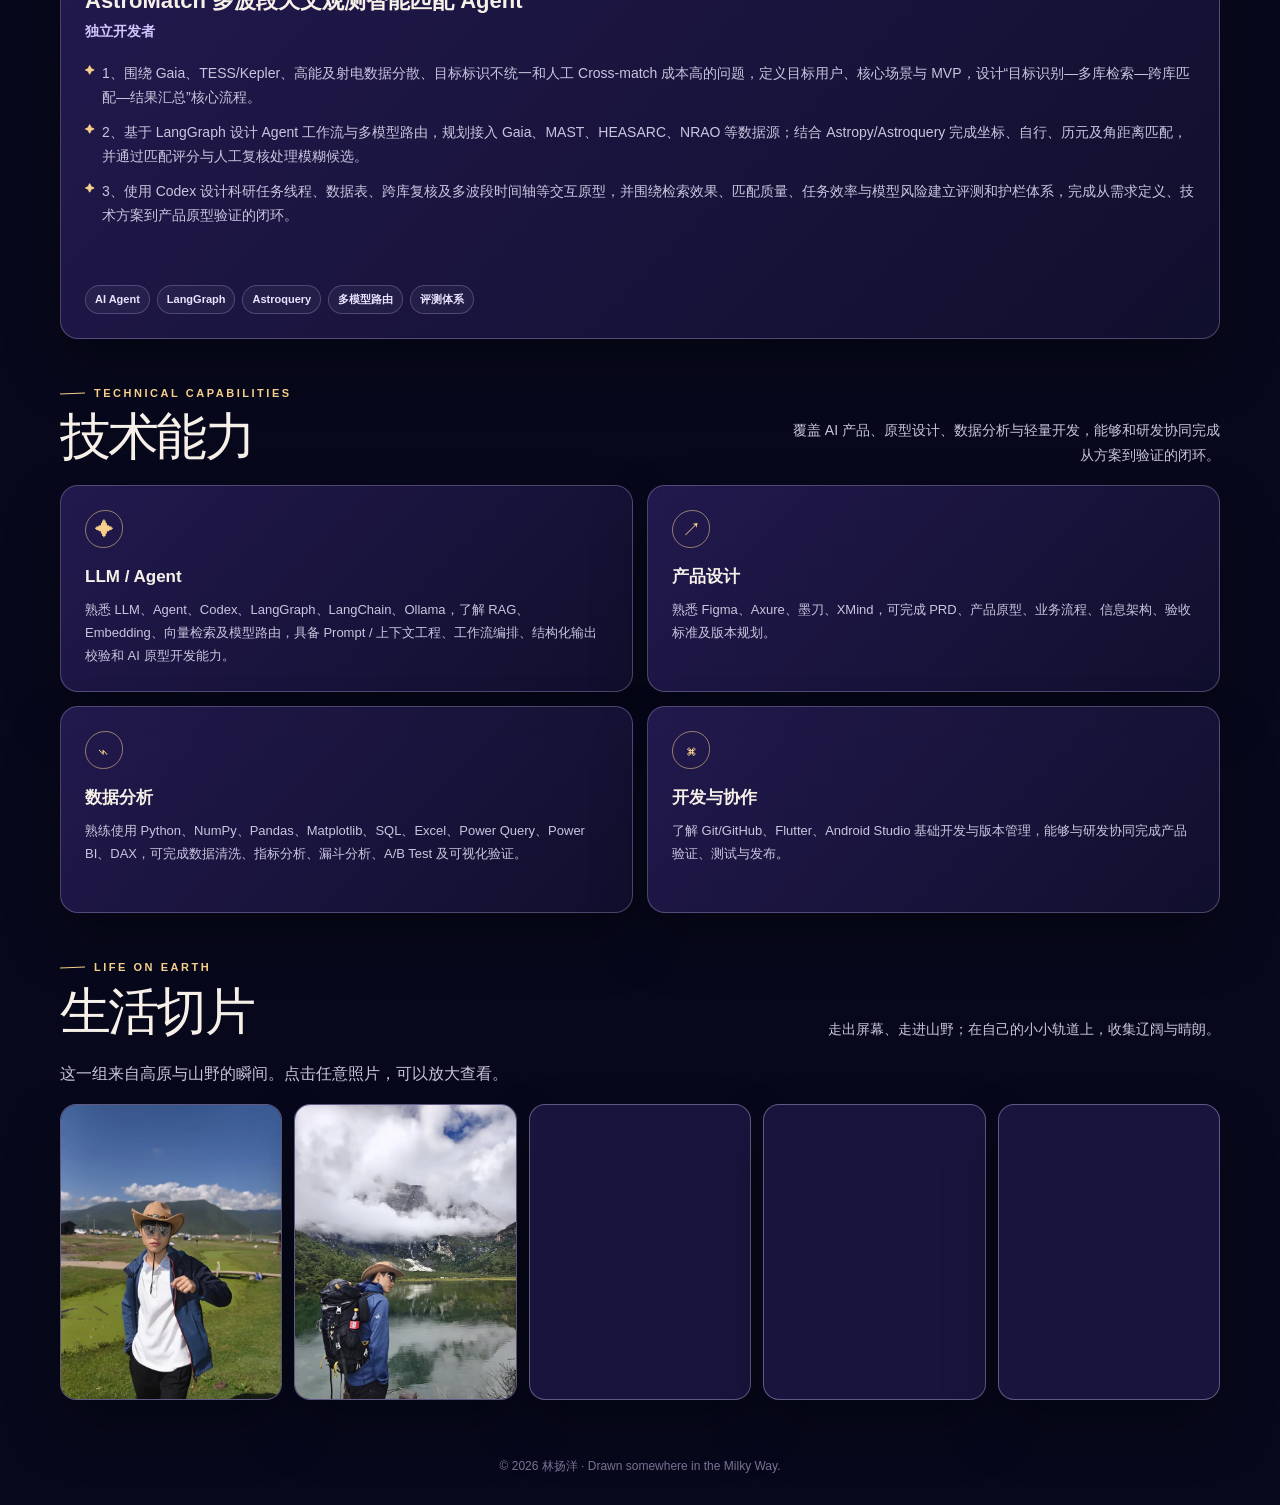
<file: tpos8-main/index.html>
<!doctype html>
<html lang="zh-CN">
<head>
  <meta charset="UTF-8" />
  <meta name="viewport" content="width=device-width, initial-scale=1.0" />
  <meta name="description" content="林扬洋的个人网页简历：2027 届上海大学物理学硕士，聚焦产品经理 / AI 产品经理，具备 AI 产品、Agent 工作流、数据分析与垂直场景落地实践。" />
  <meta name="theme-color" content="#080a22" />
  <title>林扬洋｜AI Product · Agent · Data</title>
  <link rel="preload" as="image" href="assets/opening-galaxy.webp" type="image/webp" media="(min-width: 581px)" fetchpriority="high" />
  <link rel="preload" as="image" href="assets/opening-galaxy-mobile.webp" type="image/webp" media="(max-width: 580px)" fetchpriority="high" />
  <link rel="preload" as="image" href="assets/opening-earth.webp" type="image/webp" fetchpriority="high" />
  <noscript><style>.opening { display: none !important; }</style></noscript>
  <style>
    :root {
      --ink: #f6f0e8;
      --paper: #11102b;
      --paper-2: #19143d;
      --paper-3: #231951;
      --night: #07081b;
      --violet: #a992ff;
      --lilac: #d3c5ff;
      --blue: #74b8ff;
      --gold: #f6cf8c;
      --mist: #c9c5df;
      --line: rgba(217, 205, 255, .28);
      --shadow: 0 28px 55px rgba(0, 0, 0, .28);
      --max: 1160px;
    }

    * { box-sizing: border-box; }
    html { scroll-behavior: smooth; }
    body {
      margin: 0;
      overflow-x: hidden;
      color: var(--ink);
      background:
        radial-gradient(circle at 85% 2%, rgba(135, 99, 255, .18), transparent 24rem),
        radial-gradient(circle at 8% 20%, rgba(58, 127, 255, .11), transparent 31rem),
        var(--night);
      font-family: "PingFang SC", "Hiragino Sans GB", "Microsoft YaHei", -apple-system, BlinkMacSystemFont, "Segoe UI", sans-serif;
      line-height: 1.75;
      -webkit-font-smoothing: antialiased;
    }
    a { color: inherit; text-decoration: none; }
    button { font: inherit; }
    img { display: block; max-width: 100%; }

    .nav-cta { cursor: pointer; background: transparent; }
    button.button { cursor: pointer; }
    .contact-dialog { width: min(400px, calc(100% - 32px)); max-height: calc(100dvh - 32px); padding: 26px; border: 1px solid var(--line); border-radius: 18px; color: var(--ink); background: linear-gradient(135deg, #241b51, #12102f); box-shadow: var(--shadow); }
    .contact-dialog::backdrop { background: rgba(3, 3, 16, .76); backdrop-filter: blur(8px); }
    .contact-dialog h2 { margin: 0 42px 22px 0; font-size: 28px; letter-spacing: 0; }
    .contact-close { position: absolute; top: 18px; right: 18px; display: grid; place-items: center; width: 34px; height: 34px; padding: 0; border: 1px solid var(--line); border-radius: 50%; color: var(--ink); background: rgba(255,255,255,.06); font-size: 23px; cursor: pointer; }
    .contact-details { display: grid; gap: 10px; margin: 0; }
    .contact-detail { padding: 12px 14px; border: 1px solid rgba(255,255,255,.14); border-radius: 10px; background: rgba(255,255,255,.035); }
    .contact-detail dt { margin-bottom: 2px; color: var(--lilac); font-size: 12px; }
    .contact-detail dd { margin: 0; font-size: 16px; overflow-wrap: anywhere; }
    .contact-detail a:hover { color: var(--gold); }
    .contact-dialog :focus-visible { outline: 2px solid var(--gold); outline-offset: 3px; }

    /* Opening scene */
    .opening {
      position: fixed;
      inset: 0;
      z-index: 100;
      display: grid;
      place-items: center;
      overflow: hidden;
      color: #fffdf8;
      background: #050617;
      transition: opacity .8s ease, visibility .8s ease;
    }
    .opening.is-dismissed { opacity: 0; visibility: hidden; pointer-events: none; }
    .opening::after {
      content: "";
      position: absolute;
      inset: 0;
      background: radial-gradient(circle at center, transparent 5%, rgba(4, 4, 16, .22) 68%, rgba(2, 2, 10, .68));
      pointer-events: none;
    }
    .opening-galaxy {
      position: absolute;
      inset: -4%;
      z-index: -2;
      background: url("assets/opening-galaxy.webp") center / cover no-repeat;
      animation: space-bloom 1.2s cubic-bezier(.18,.82,.24,1) both;
    }
    .opening-galaxy::after {
      content: "";
      position: absolute;
      inset: 0;
      opacity: .46;
      background-image: radial-gradient(rgba(255,255,255,.9) .7px, transparent .8px);
      background-size: 53px 53px;
      mix-blend-mode: screen;
      animation: star-drift 12s linear infinite;
    }
    .opening-content {
      position: relative;
      z-index: 1;
      display: grid;
      justify-items: center;
      padding: 24px;
      text-align: center;
    }
    .opening-kicker {
      margin: 0 0 18px;
      color: rgba(255, 248, 231, .78);
      font-size: 11px;
      font-weight: 700;
      letter-spacing: .3em;
      text-transform: uppercase;
      opacity: 0;
      animation: fade-up .35s .1s ease forwards;
    }
    .earth-button {
      position: relative;
      width: clamp(190px, 27vw, 330px);
      padding: 0;
      border: 0;
      border-radius: 50%;
      cursor: pointer;
      background: none;
      animation: earth-arrive .75s .05s cubic-bezier(.14,.85,.19,1) both;
      transition: transform .36s ease, filter .32s ease;
    }
    .earth-button::before {
      content: "";
      position: absolute;
      inset: 5.5%;
      border: 1.8px solid transparent;
      border-radius: 49% 51% 50% 48%;
      transform: rotate(-7deg);
      transition: border-color .25s ease, box-shadow .25s ease;
      pointer-events: none;
    }
    .earth-button:hover,
    .earth-button:focus-visible { transform: scale(1.055) rotate(-2deg); outline: none; }
    .earth-button:hover::before,
    .earth-button:focus-visible::before {
      border-color: rgba(255,255,255,.96);
      box-shadow: 0 0 17px rgba(255,255,255,.82), inset 0 0 14px rgba(255,255,255,.25);
    }
    .earth-button:hover .earth { filter: drop-shadow(0 0 8px rgba(255,255,255,.92)) drop-shadow(0 0 24px rgba(166, 179, 255, .66)); }
    .earth { width: 100%; height: auto; filter: drop-shadow(0 18px 26px rgba(0,0,0,.46)); transition: filter .25s ease; }
    .start-button {
      position: relative;
      margin-top: clamp(21px, 3vw, 33px);
      padding: 10px 29px 11px;
      border: 1.5px solid rgba(255,255,255,.9);
      border-radius: 4px 8px 5px 7px;
      color: #fffdf8;
      cursor: pointer;
      background: rgba(12, 10, 38, .3);
      box-shadow: 3px 4px 0 rgba(255,255,255,.15);
      font-family: "Bradley Hand", "Comic Sans MS", cursive;
      font-size: 21px;
      letter-spacing: .12em;
      text-transform: uppercase;
      opacity: 0;
      animation: fade-up .35s .15s ease forwards;
      transition: background .2s ease, color .2s ease, transform .2s ease, box-shadow .2s ease;
    }
    .start-button:hover, .start-button:focus-visible {
      color: #11102b;
      outline: none;
      background: #fffdf8;
      box-shadow: 5px 6px 0 rgba(181, 155, 255, .52);
      transform: translate(-2px, -2px) rotate(-1deg);
    }
    .opening-note { margin: 17px 0 0; color: rgba(255,255,255,.62); font-size: 12px; opacity: 0; animation: fade-up .35s .2s ease forwards; }

    .grain {
      position: fixed;
      z-index: 90;
      inset: 0;
      pointer-events: none;
      opacity: .17;
      background-image: url("data:image/svg+xml,%3Csvg viewBox='0 0 180 180' xmlns='http://www.w3.org/2000/svg'%3E%3Cfilter id='n'%3E%3CfeTurbulence type='fractalNoise' baseFrequency='.82' numOctaves='3' stitchTiles='stitch'/%3E%3C/filter%3E%3Crect width='100%25' height='100%25' filter='url(%23n)' opacity='.45'/%3E%3C/svg%3E");
      mix-blend-mode: soft-light;
    }
    .container { width: min(calc(100% - 40px), var(--max)); margin: 0 auto; }

    .topbar {
      position: sticky;
      top: 0;
      z-index: 20;
      border-bottom: 1px solid rgba(215, 200, 255, .15);
      background: rgba(8, 7, 29, .72);
      backdrop-filter: blur(18px);
    }
    .nav { min-height: 70px; display: flex; align-items: center; justify-content: space-between; gap: 20px; }
    .brand { display: inline-flex; align-items: center; gap: 10px; font-size: 14px; font-weight: 800; letter-spacing: .07em; }
    .brand-star { color: var(--gold); font-size: 23px; line-height: 1; transform: rotate(-13deg); }
    .nav-links { display: flex; align-items: center; gap: 3px; }
    .nav-links a { padding: 8px 11px; border-radius: 7px 10px 7px 9px; color: rgba(245,240,255,.68); font-size: 13px; transition: color .2s, background .2s; }
    .nav-links a:hover, .nav-links a.active { color: #fff; background: rgba(177, 152, 255, .18); }
    .nav-cta { padding: 7px 13px; border: 1px solid rgba(246, 207, 140, .7); border-radius: 7px 5px 8px 6px; color: var(--gold); font-size: 12px; font-weight: 700; transition: background .2s, color .2s; }
    .nav-cta:hover { background: var(--gold); color: #16102c; }
    .menu { display: none; width: 39px; height: 39px; border: 1px solid var(--line); border-radius: 8px; color: #fff; background: transparent; }

    .hero { position: relative; padding: clamp(36px, 5vw, 64px) 0 20px; overflow: hidden; }
    .hero::before { content: ""; position: absolute; width: 580px; height: 580px; top: -180px; right: -180px; border: 1px solid rgba(200, 184, 255, .17); border-radius: 50%; box-shadow: 0 0 0 45px rgba(147, 119, 255, .025), 0 0 0 104px rgba(147, 119, 255, .018); }
    .hero::after { content: "✦  ·  ✧  ·  ✦"; position: absolute; right: 8%; bottom: 37px; color: rgba(247, 218, 158, .56); font-size: 17px; letter-spacing: .5em; transform: rotate(-9deg); }
    .hero-grid { position: relative; display: grid; grid-template-columns: minmax(0, 1.24fr) minmax(270px, .76fr); align-items: center; gap: clamp(30px, 7vw, 100px); }
    .eyebrow { display: inline-flex; align-items: center; gap: 9px; color: var(--gold); font-size: 11px; font-weight: 800; letter-spacing: .23em; text-transform: uppercase; }
    .eyebrow::before { content: ""; width: 25px; height: 1px; background: currentColor; transform: rotate(-2deg); }
    h1, h2, h3, p { margin-top: 0; }
    h1 { max-width: 800px; margin: 16px 0 18px; font-family: Georgia, "Songti SC", serif; font-size: clamp(50px, 8vw, 103px); font-weight: 500; letter-spacing: -.07em; line-height: .95; }
    h1 span { display: block; color: var(--lilac); font-size: .43em; letter-spacing: .08em; line-height: 1.45; }
    .hero-summary { max-width: 670px; margin: 0; color: var(--mist); font-size: clamp(16px, 2vw, 19px); }
    .hero-summary strong { color: #fff; }
    .hero-actions { display: flex; flex-wrap: wrap; gap: 13px; margin-top: 32px; }
    .button { display: inline-flex; align-items: center; justify-content: center; min-height: 47px; padding: 11px 18px; border: 1px solid transparent; border-radius: 7px 11px 7px 10px; font-weight: 800; font-size: 14px; transition: transform .2s, box-shadow .2s, background .2s; }
    .button:hover { transform: translateY(-3px) rotate(-.7deg); }
    .button-primary { color: #16102c; background: var(--gold); box-shadow: 4px 5px 0 rgba(246,207,140,.16); }
    .button-secondary { border-color: var(--line); color: #f3efff; background: rgba(255,255,255,.05); }
    .button-secondary:hover { background: rgba(255,255,255,.11); }
    .contact-strip { display: flex; flex-wrap: wrap; gap: 8px 17px; margin-top: 28px; color: rgba(236,231,255,.68); font-size: 13px; }
    .contact-strip a:hover { color: var(--gold); }
    .contact-strip span:not(:last-child)::after { content: "·"; margin-left: 17px; color: var(--violet); }
    .hero-orbit { position: relative; justify-self: center; width: min(100%, 325px); aspect-ratio: 1; }
    .hero-orbit::before, .hero-orbit::after { content: ""; position: absolute; inset: 1%; border: 1px solid rgba(197, 182, 255, .31); border-radius: 50%; transform: rotate(-24deg) scaleY(.43); }
    .hero-orbit::after { inset: 14%; border-style: dashed; transform: rotate(30deg) scaleY(.82); opacity: .45; }
    .portrait { position: absolute; inset: 12%; overflow: hidden; border: 1px solid rgba(255,255,255,.55); border-radius: 51% 49% 48% 52%; background: #312453; box-shadow: 0 0 0 7px rgba(203, 185, 255, .06), 0 24px 40px rgba(0,0,0,.28); transform: rotate(4deg); }
    .portrait img { width: 100%; height: 100%; object-fit: cover; object-position: center top; filter: contrast(1.03) saturate(.85) sepia(.11); }
    .orbit-label { position: absolute; left: -21px; bottom: 1px; padding: 7px 12px; border: 1px solid rgba(246, 207, 140, .55); border-radius: 7px 4px 7px 5px; color: var(--gold); background: rgba(13, 10, 38, .9); font-size: 11px; font-weight: 700; letter-spacing: .09em; transform: rotate(-8deg); }

    main { padding-bottom: 32px; }
    section { position: relative; padding: 36px 0 0; scroll-margin-top: 70px; }
    .section-heading { display: flex; align-items: end; justify-content: space-between; gap: 20px; margin-bottom: 18px; }
    h2 { margin: 4px 0 0; font-family: Georgia, "Songti SC", serif; font-size: clamp(34px, 4vw, 52px); font-weight: 500; letter-spacing: -.055em; line-height: 1.18; }
    .section-heading > p { max-width: 430px; margin: 0; color: var(--mist); font-size: 14px; text-align: right; }
    .paper-card { position: relative; overflow: hidden; border: 1px solid var(--line); border-radius: 18px; background: linear-gradient(135deg, rgba(36,27,81,.92), rgba(18,16,47,.92)); box-shadow: var(--shadow); }
    .paper-card::after { content: ""; position: absolute; inset: 0; pointer-events: none; opacity: .22; background-image: radial-gradient(rgba(255,255,255,.22) .55px, transparent .75px); background-size: 6px 6px; mix-blend-mode: soft-light; }

    .about-grid { display: grid; grid-template-columns: repeat(2, minmax(0, 1fr)); gap: 14px; }
    .about-copy { padding: 24px; }
    .about-copy p { margin: 0 0 14px; color: var(--mist); }
    .about-copy p:last-child { margin-bottom: 0; }
    .about-copy strong { color: var(--gold); }
    .fact-grid { display: grid; grid-template-columns: repeat(2, 1fr); gap: 10px; padding: 14px; }
    .fact { padding: 14px; border: 1px solid rgba(212,199,255,.13); border-radius: 9px 13px 10px 14px; background: rgba(255,255,255,.035); }
    .fact b { display: block; color: var(--lilac); font-size: 11px; font-weight: 700; letter-spacing: .09em; }
    .fact span { display: block; margin-top: 4px; font-size: 14px; font-weight: 700; }

    .route { position: relative; display: grid; grid-auto-rows: 1fr; gap: 14px; }
    .route::before { content: ""; position: absolute; left: 29px; top: 32px; bottom: 33px; border-left: 1px dashed rgba(201, 181, 255, .52); }
    .route-item { display: grid; grid-template-columns: 58px 1fr; gap: 18px; padding: 25px 27px 26px 14px; }
    .route-dot { position: relative; z-index: 1; width: 15px; height: 15px; margin: 7px auto 0; border: 3px solid var(--paper-2); border-radius: 48% 52% 51% 49%; background: var(--gold); box-shadow: 0 0 0 4px rgba(246,207,140,.13); }
    .route-meta { display: flex; justify-content: space-between; gap: 15px; margin-bottom: 5px; color: var(--gold); font-size: 12px; font-weight: 700; letter-spacing: .04em; }
    .route-item h3 { margin: 0; font-size: 20px; }
    .route-item h4 { margin: 4px 0 10px; color: var(--lilac); font-size: 14px; font-weight: 650; }
    .route-item p { margin: 0; color: var(--mist); font-size: 14px; }

    .project-grid { display: grid; grid-template-columns: minmax(0, 1fr); grid-auto-rows: 1fr; gap: 14px; }
    .project { display: flex; flex-direction: column; min-width: 0; padding: 24px; transition: transform .25s ease, border-color .25s ease; }
    .project.featured { background: linear-gradient(120deg, rgba(53,35,107,.97), rgba(20,20,57,.96)); }
    .project:hover { border-color: rgba(246,207,140,.68); transform: translateY(-2px); }
    .project-number { color: var(--gold); font-size: 11px; font-weight: 800; letter-spacing: .13em; }
    .project h3 { margin: 9px 0 4px; font-size: 22px; line-height: 1.35; }
    .project-role { color: var(--lilac); font-size: 14px; font-weight: 700; }
    .project ul { margin: 17px 0 0; padding: 0; list-style: none; color: var(--mist); font-size: 14px; }
    .project li { position: relative; margin-bottom: 10px; padding-left: 17px; }
    .project li::before { content: "✦"; position: absolute; left: 0; top: 1px; color: var(--gold); font-size: 10px; }
    .project-link { display: inline-block; margin-top: 10px; color: var(--gold); font-size: 13px; font-weight: 700; text-decoration: underline; text-underline-offset: 4px; }
    .project .tags { margin-top: auto; padding-top: 14px; }
    .project li:last-child { margin-bottom: 0; }
    .tags { display: flex; flex-wrap: wrap; gap: 7px; margin-top: 16px; }
    .tag { padding: 4px 9px; border: 1px solid rgba(203,184,255,.26); border-radius: 999px 930px 990px 940px; color: #e9e3ff; background: rgba(255,255,255,.045); font-size: 11px; font-weight: 650; }

    .skills-grid, .strength-grid { display: grid; grid-template-columns: repeat(2, minmax(0, 1fr)); grid-auto-rows: 1fr; gap: 14px; }
    .skill, .strength { padding: 24px; }
    .skill-mark, .strength-index { width: 38px; height: 38px; display: grid; place-items: center; margin-bottom: 14px; border: 1px solid rgba(246,207,140,.55); border-radius: 54% 46% 52% 48%; color: var(--gold); font-family: Georgia, serif; font-size: 19px; }
    .skill h3, .strength h3 { margin: 0 0 7px; font-size: 17px; }
    .skill p, .strength p { margin: 0; color: var(--mist); font-size: 13px; }
    .certificate { display: flex; align-items: center; justify-content: space-between; gap: 20px; margin-top: 17px; padding: 19px 24px; }
    .certificate b { color: var(--gold); }
    .certificate div { display: flex; flex-wrap: wrap; justify-content: flex-end; gap: 7px; }

    .life-intro { max-width: 520px; margin: 0 0 16px; color: var(--mist); }
    .life-gallery { display: grid; grid-template-columns: repeat(5, minmax(0, 1fr)); gap: 12px; }
    .life-photo { position: relative; overflow: hidden; min-width: 0; min-height: 0; aspect-ratio: 3 / 4; padding: 0; border: 1px solid rgba(222, 210, 255, .36); border-radius: 16px; cursor: zoom-in; background: var(--paper-2); box-shadow: var(--shadow); transition: transform .28s ease, border-color .28s ease, box-shadow .28s ease; }
    .life-photo::after { content: ""; position: absolute; inset: 0; opacity: 0; background: linear-gradient(180deg, transparent 45%, rgba(7, 7, 27, .7)); transition: opacity .28s ease; }
    .life-photo img { width: 100%; height: 100%; object-fit: cover; transition: transform .6s cubic-bezier(.2,.8,.2,1), filter .4s ease; }
    .life-photo:hover { z-index: 2; border-color: var(--gold); box-shadow: 0 25px 50px rgba(0,0,0,.42); transform: translateY(-3px); }
    .life-photo:hover img { transform: scale(1.075); filter: saturate(1.08) contrast(1.04); }
    .life-photo:hover::after { opacity: 1; }
    .photo-note { position: absolute; z-index: 1; right: 14px; bottom: 10px; color: #fffaf0; font-family: "Bradley Hand", "Comic Sans MS", cursive; font-size: 13px; letter-spacing: .08em; opacity: 0; transform: translateY(8px); transition: opacity .28s ease, transform .28s ease; }
    .life-photo:hover .photo-note { opacity: 1; transform: translateY(0); }
    .lightbox { position: fixed; z-index: 110; inset: 0; display: grid; place-items: center; padding: 30px; opacity: 0; visibility: hidden; background: rgba(3, 3, 16, .86); backdrop-filter: blur(11px); transition: opacity .25s ease, visibility .25s ease; }
    .lightbox.open { opacity: 1; visibility: visible; }
    .lightbox figure { position: relative; max-width: min(90vw, 900px); max-height: 88vh; margin: 0; transform: scale(.95); transition: transform .28s ease; }
    .lightbox.open figure { transform: scale(1); }
    .lightbox img { display: block; max-width: 90vw; max-height: 82vh; border: 1px solid rgba(255,255,255,.58); border-radius: 11px 15px 12px 16px; box-shadow: 0 28px 80px rgba(0,0,0,.6); }
    .lightbox button { position: absolute; top: -17px; right: -17px; width: 37px; height: 37px; border: 1px solid rgba(255,255,255,.8); border-radius: 50%; color: #16102c; cursor: pointer; background: var(--gold); font-size: 23px; line-height: 1; box-shadow: 2px 3px 0 rgba(255,255,255,.18); }
    footer { padding: 24px 0 28px; color: rgba(215,205,255,.55); text-align: center; font-size: 12px; }

    .reveal { opacity: 1; }
    .reveal.visible { animation: fade-up .4s ease both; }
    @keyframes space-bloom { from { transform: scale(.76); filter: blur(2px) brightness(.6); } to { transform: scale(1); filter: blur(0) brightness(1); } }
    @keyframes earth-arrive { 0% { opacity: 0; transform: scale(.08); filter: blur(12px); } 35% { opacity: 1; } 76% { transform: scale(1.08); filter: blur(0); } 100% { transform: scale(1); filter: blur(0); } }
    @keyframes fade-up { to { opacity: 1; transform: translateY(0); } from { transform: translateY(10px); } }
    @keyframes star-drift { to { transform: translate3d(-53px, 53px, 0); } }

    @media (max-width: 850px) {
      .life-gallery { grid-template-columns: repeat(3, minmax(0, 1fr)); }
      .hero-grid, .about-grid { grid-template-columns: 1fr; }
      .hero-orbit { grid-row: 1; width: min(64vw, 290px); }
      .section-heading { align-items: start; flex-direction: column; }
      .section-heading > p { text-align: left; }
      .skills-grid, .strength-grid { grid-template-columns: repeat(2, 1fr); }
      .nav-links { position: fixed; top: 70px; left: 20px; right: 20px; display: none; flex-direction: column; align-items: stretch; padding: 10px; border: 1px solid var(--line); border-radius: 14px; background: #11102b; box-shadow: var(--shadow); }
      .nav-links.open { display: flex; }
      .menu { display: block; }
      .nav-cta { display: none; }
    }
    @media (max-width: 580px) {
      .container { width: min(calc(100% - 30px), var(--max)); }
      .hero { padding-top: 28px; }
      .opening-galaxy { background-image: url("assets/opening-galaxy-mobile.webp"); }
      .hero-grid { gap: 20px; }
      .project, .skill, .about-copy { padding: 20px; }
        .project-grid, .skills-grid, .strength-grid { grid-template-columns: 1fr; }
      .project.featured { grid-column: auto; }
      .fact-grid { grid-template-columns: 1fr 1fr; }
      .route-item { grid-template-columns: 44px 1fr; padding-right: 19px; }
      .route::before { left: 22px; }
      .route-meta { display: grid; }
      .certificate { align-items: start; flex-direction: column; }
      .certificate div { justify-content: flex-start; }
      .brand-text { display: none; }
      h1 { font-size: clamp(48px, 17vw, 78px); }
      .life-gallery { grid-template-columns: minmax(0, 1fr); gap: 12px; }
    }
    @media (prefers-reduced-motion: reduce) {
      html { scroll-behavior: auto; }
      *, *::before, *::after { animation-duration: .01ms !important; animation-iteration-count: 1 !important; transition-duration: .01ms !important; }
    }
  </style>
</head>
<body>
  <div class="opening" id="opening" aria-label="网站启动页">
    <div class="opening-galaxy"></div>
    <div class="opening-content">
      <p class="opening-kicker">small orbit · personal universe</p>
      <button class="earth-button" id="earthButton" type="button" aria-label="进入林扬洋的个人主页">
        <img class="earth" width="660" height="660" fetchpriority="high" decoding="async" src="assets/opening-earth.webp" alt="卡通油画手绘地球" />
      </button>
      <button class="start-button" id="startButton" type="button">start</button>
      <p class="opening-note">hover the Earth · click to explore</p>
    </div>
  </div>

  <div class="grain"></div>
  <header class="topbar">
    <div class="container nav">
      <a class="brand" href="#top" aria-label="回到顶部"><span class="brand-star">✦</span><span class="brand-text">林扬洋 · SMALL ORBIT</span></a>
      <nav class="nav-links" id="navLinks" aria-label="页面导航">
        <a href="#about">关于我</a><a href="#education">教育</a><a href="#experience">实习</a><a href="#projects">项目</a><a href="#skills">技能</a><a href="#life">生活</a>
      </nav>
      <div><button class="nav-cta" type="button" data-contact-open aria-haspopup="dialog" aria-controls="contactDialog">联系我 ↗</button><button class="menu" id="menuButton" type="button" aria-label="打开导航菜单">☰</button></div>
    </div>
  </header>

  <main id="top">
    <section class="hero">
      <div class="container hero-grid">
        <div class="reveal">
          <!-- <span class="eyebrow">AI Product · Agent · Data</span> -->
          <h1>林扬洋<span>把技术能力，转化为真正可用的产品。</span></h1>
          <p class="hero-summary">2027 届上海大学物理学硕士。具备产品思维、用户体验意识和数据驱动意识，并有 LLM / Agent 垂直场景落地、独立产品开发与科研 Agent 设计实践。</p>
          <div class="hero-actions"><a class="button button-primary" href="#projects">查看项目 ↓</a><a class="button button-secondary" href="https://selected-works-linyy.cosmiccattakeself.chatgpt.site" target="_blank" rel="noopener noreferrer">作品集 · Figma UI 设计 ↗</a><button class="button button-secondary" type="button" data-contact-open aria-haspopup="dialog" aria-controls="contactDialog">联系我</button></div>
          <div class="contact-strip"><span><a href="https://github.com/tpos8" target="_blank" rel="noreferrer">GitHub @tpos8 ↗</a></span><span>上海 · 2027 届硕士</span></div>
        </div>
        <div class="hero-orbit reveal">
          <div class="portrait"><img src="assets/avatar-2026.webp" width="450" height="600" decoding="async" alt="林扬洋照片" /></div>
          <!-- <span class="orbit-label">AI PRODUCT · 2027</span> -->
        </div>
      </div>
    </section>

    <section id="about"><div class="container">
      <div class="section-heading reveal"><div><span class="eyebrow">Profile</span><h2>关于我</h2></div><p>从用户场景和业务目标出发，把需求、技术和数据连接成可落地的产品方案。</p></div>
      <div class="about-grid">
        <article class="paper-card about-copy reveal">
          <p>1、具备较强的产品思维、用户体验意识和数据驱动意识，能够从用户场景和业务目标出发发现问题、拆解需求，并推动产品从 MVP 验证到持续迭代。</p>
          <p>2、具备 AI 产品实践及垂直场景落地经验，能够理解 LLM / Agent 的技术能力与业务边界，结合具体业务场景完成需求抽象、产品流程、功能设计与评测方案设计，推动 AI 能力从技术方案向实际产品落地转化。</p>
          <p>3、具备较强的快速学习、项目推进和结果导向能力，能够独立完成从需求分析、方案设计到产品落地的完整闭环。</p>
          <p><strong>核心能力：</strong>需求分析｜AI 产品设计｜Agent 工作流｜数据分析｜原型与评测｜项目推进</p>
        </article>
        <aside class="paper-card fact-grid reveal">
          <div class="fact"><b>学历</b><span>物理学硕士</span></div><div class="fact"><b>毕业时间</b><span>2027.06</span></div>
          <div class="fact"><b>学校</b><span>上海大学</span></div><div class="fact"><b>方向</b><span>产品 / AI 产品</span></div>
          <div class="fact"><b>语言</b><span>CET-4</span></div><div class="fact"><b>证书</b><span>普通话二乙 · 驾驶证</span></div>
        </aside>
      </div>
    </div></section>

    <section id="education"><div class="container">
      <div class="section-heading reveal"><div><span class="eyebrow">Education</span><h2>教育背景</h2></div><p>数理与科研训练构成了我理解复杂问题、快速学习和数据验证的底层能力。</p></div>
      <div class="route">
        <article class="paper-card route-item reveal"><div class="route-dot"></div><div><div class="route-meta"><span>2024.09 - 2027.06</span><span>GPA 3.7 / 4.0</span></div><h3>上海大学 · 理学院</h3><h4>物理学（硕士）</h4><p><strong>奖学金：</strong>2024-2025 上海大学学业奖学金、2024-2025 上海天文台学业奖学金。<br><strong>相关课程：</strong>数值方法与人工智能（91）、高等量子力学（92）、共形场论（95）、高等光学（88）。</p></div></article>
        <article class="paper-card route-item reveal"><div class="route-dot"></div><div><div class="route-meta"><span>2020.09 - 2024.06</span><span>GPA 2.88 / 4.0</span></div><h3>海南大学 · 物理与光电工程学院</h3><h4>应用物理学（本科）</h4><p>课程基础：高等数学、线性代数、概率论与统计物理、数学物理方法、量子力学、电动力学。</p></div></article>
      </div>
    </div></section>

    <section id="experience"><div class="container">
      <div class="section-heading reveal"><div><span class="eyebrow">Internship Experience</span><h2>实习经历</h2></div><p>把科研数据处理经验与 AI 产品方法结合，尝试解决真实的科研工作流问题。</p></div>
      <div class="project-grid">
        <article class="paper-card project featured reveal"><span class="project-number">2025.07 - 至今</span><h3>上海天文台</h3><div class="project-role">科研实习生</div><ul>
          <li>1、参与紧致双星与毫秒脉冲星研究，负责 Gaia、TESS、LAMOST 等多源观测数据整理、交叉匹配与分析；使用 Python 完成时序清洗、周期分析、参数拟合及结果验证，结合光变、光谱与 SED 数据进行假设验证与结果复核。
          </li>
          <li>2、围绕多波段观测数据分散、目标标识不统一及人工检索成本高的问题，开展 AstroMatch 科研 Agent 设计，规划目标识别、多库检索、交叉匹配与结果汇总工作流，并设置多模型路由、人工复核、评测与护栏机制。。</li>
        </ul><div class="tags"><span class="tag">Python</span><span class="tag">Cross-match</span><span class="tag">天文大数据</span></div></article>
      </div>
    </div></section>

    <section id="projects"><div class="container">
      <div class="section-heading reveal"><div><span class="eyebrow">Project Experience</span><h2>项目经历</h2></div><p>从独立产品到多智能体工作流，再到科研 Agent，持续验证 AI 能力如何进入具体业务流程。</p></div>
      <div class="project-grid">
        <article class="paper-card project featured reveal"><span class="project-number">PROJECT 01 · 2026.06 - 至今</span><h3>Do or Not 极简决策辅助 App</h3><div class="project-role">独立开发者</div><a class="project-link" href="https://do.smallorbit.cn" target="_blank" rel="noreferrer">do.smallorbit.cn ↗</a><ul>
          <li>1、针对用户“选择困难、决策成本高”的场景，完成目标用户、核心痛点、功能边界及需求优先级梳理，以 Do / Not 双结果机制设计 MVP，形成“进入决策—摇动交互—结果反馈”的核心产品流程。</li>
          <li>2、使用 Codex 辅助 Flutter 原型开发与页面迭代，结合 Android Studio、Git/GitHub 完成真机测试、APK 构建及版本管理，并适配 Android、小程序和官网端，实现产品从 0 到 1 上线。</li>
          <li>3、通过小范围内测跟踪决策页进入率、决策完成率、重摇率及功能使用率等指标，结合用户行为定位核心流程中的体验问题，持续优化启动流程、摇动反馈及决策交互。</li>
          <li><strong>迭代结果：</strong>决策页进入率由 68.4% 提升至 76.8%，核心决策完成率由 55.7% 提升至 63.5%，摇动识别成功率提升至 96.2%，核心流程平均耗时由 31 秒降至 23 秒。</li>
        </ul><div class="tags"><span class="tag">MVP</span><span class="tag">Flutter</span><span class="tag">Codex</span><span class="tag">数据验证</span><span class="tag">产品迭代</span></div></article>

        <article class="paper-card project featured reveal"><span class="project-number">PROJECT 02 · 2026.07 - 至今</span><h3>AI 连载小说多智能体创作系统</h3><div class="project-role">独立开发者</div><a class="project-link" href="https://github.com/tpos8/Ai-Novel-Workflow" target="_blank" rel="noreferrer">github.com/tpos8/Ai-Novel-Workflow ↗</a><ul>
          <a class="project-link" href="https://fanqienovel.com/page/7663862180495772696" target="_blank" rel="noreferrer">作品番茄小说链接：https://fanqienovel.com/page/7663862180495772696 ↗</a><ul></ul>
          <li>1、针对长篇创作中设定冲突、上下文过长等问题，基于 Python、LangGraph、LangChain 搭建 7-Agent 工作流，实现大纲、正文、一致性审查与记忆维护协同。</li>
          <li>2、按 Agent 职责注入设定、时间线与人物关系，接入 DeepSeek/Ollama，并通过 JSON Schema、Pydantic 校验及失败重试提升结构化输出稳定性。</li>
          <li>3、采用 SQLite + JSON/Markdown 双层存储，支持人工回写与日志审计；已生成 17 章、约 10.8 万字内容，并完成 10 项自动化测试。</li>
        </ul><div class="tags"><span class="tag">LangGraph</span><span class="tag">LangChain</span><span class="tag">Multi-Agent</span><span class="tag">Pydantic</span><span class="tag">SQLite</span></div></article>

        <article class="paper-card project reveal"><span class="project-number">PROJECT 03 · 2026.01 - 2026.08</span><h3>AstroMatch 多波段天文观测智能匹配 Agent</h3><div class="project-role">独立开发者</div><ul>
          <li>1、围绕 Gaia、TESS/Kepler、高能及射电数据分散、目标标识不统一和人工 Cross-match 成本高的问题，定义目标用户、核心场景与 MVP，设计“目标识别—多库检索—跨库匹配—结果汇总”核心流程。</li>
          <li>2、基于 LangGraph 设计 Agent 工作流与多模型路由，规划接入 Gaia、MAST、HEASARC、NRAO 等数据源；结合 Astropy/Astroquery 完成坐标、自行、历元及角距离匹配，并通过匹配评分与人工复核处理模糊候选。</li>
          <li>3、使用 Codex 设计科研任务线程、数据表、跨库复核及多波段时间轴等交互原型，并围绕检索效果、匹配质量、任务效率与模型风险建立评测和护栏体系，完成从需求定义、技术方案到产品原型验证的闭环。</li>
        </ul><div class="tags"><span class="tag">AI Agent</span><span class="tag">LangGraph</span><span class="tag">Astroquery</span><span class="tag">多模型路由</span><span class="tag">评测体系</span></div></article>
      </div>
    </div></section>

    <section id="skills"><div class="container">
      <div class="section-heading reveal"><div><span class="eyebrow">Technical Capabilities</span><h2>技术能力</h2></div><p>覆盖 AI 产品、原型设计、数据分析与轻量开发，能够和研发协同完成从方案到验证的闭环。</p></div>
      <div class="skills-grid">
        <article class="paper-card skill reveal"><div class="skill-mark">✦</div><h3>LLM / Agent</h3><p>熟悉 LLM、Agent、Codex、LangGraph、LangChain、Ollama，了解 RAG、Embedding、向量检索及模型路由，具备 Prompt / 上下文工程、工作流编排、结构化输出校验和 AI 原型开发能力。</p></article>
        <article class="paper-card skill reveal"><div class="skill-mark">↗</div><h3>产品设计</h3><p>熟悉 Figma、Axure、墨刀、XMind，可完成 PRD、产品原型、业务流程、信息架构、验收标准及版本规划。</p></article>
        <article class="paper-card skill reveal"><div class="skill-mark">⌁</div><h3>数据分析</h3><p>熟练使用 Python、NumPy、Pandas、Matplotlib、SQL、Excel、Power Query、Power BI、DAX，可完成数据清洗、指标分析、漏斗分析、A/B Test 及可视化验证。</p></article>
        <article class="paper-card skill reveal"><div class="skill-mark">⌘</div><h3>开发与协作</h3><p>了解 Git/GitHub、Flutter、Android Studio 基础开发与版本管理，能够与研发协同完成产品验证、测试与发布。</p></article>
      </div>
    </div></section>

    <section id="life"><div class="container">
      <div class="section-heading reveal"><div><span class="eyebrow">Life on Earth</span><h2>生活切片</h2></div><p>走出屏幕、走进山野；在自己的小小轨道上，收集辽阔与晴朗。</p></div>
      <p class="life-intro reveal">这一组来自高原与山野的瞬间。点击任意照片，可以放大查看。</p>
      <div class="life-gallery">
        <button class="life-photo reveal" type="button" data-photo="assets/life-01-large.webp" aria-label="查看草原牛仔帽照片"><img src="assets/life-01.webp" width="640" height="959" loading="lazy" decoding="async" alt="草原上的林扬洋，戴着牛仔帽" /><span class="photo-note">wide open sky</span></button>
        <button class="life-photo reveal" type="button" data-photo="assets/life-02-large.webp" aria-label="查看山湖徒步照片"><img src="assets/life-02.webp" width="640" height="853" loading="lazy" decoding="async" alt="云雾山湖边徒步的林扬洋" /><span class="photo-note">into the wild</span></button>
        <button class="life-photo reveal" type="button" data-photo="assets/life-03-large.webp" aria-label="查看骑马照片"><img src="assets/life-03.webp" width="640" height="855" loading="lazy" decoding="async" alt="草原上骑马的林扬洋" /><span class="photo-note">ride with wind</span></button>
        <button class="life-photo reveal" type="button" data-photo="assets/life-04-large.webp" aria-label="查看草原合影"><img src="assets/life-04.webp" width="640" height="849" loading="lazy" decoding="async" alt="草原花海中的林扬洋" /><span class="photo-note">a good day</span></button>
        <button class="life-photo reveal" type="button" data-photo="assets/life-05-large.webp" aria-label="查看山路照片"><img src="assets/life-05.webp" width="640" height="960" loading="lazy" decoding="async" alt="山路边的林扬洋" /><span class="photo-note">keep going</span></button>
      </div>
    </div></section>

  </main>
  <footer>© <span id="year"></span> 林扬洋 · Drawn somewhere in the Milky Way.</footer>
  <dialog class="contact-dialog" id="contactDialog" aria-labelledby="contactTitle">
    <button class="contact-close" id="contactClose" type="button" aria-label="关闭联系卡片" autofocus>×</button>
    <h2 id="contactTitle">联系我</h2>
    <dl class="contact-details">
      <div class="contact-detail"><dt>电话</dt><dd><a href="tel:+8617842275174">+86 17842275174</a></dd></div>
      <div class="contact-detail"><dt>邮箱</dt><dd><a href="mailto:1349802098@qq.com">1349802098@qq.com</a></dd></div>
      <div class="contact-detail"><dt>微信</dt><dd>Elic22331</dd></div>
    </dl>
  </dialog>
  <div class="lightbox" id="lightbox" aria-hidden="true" role="dialog" aria-label="生活照片预览" aria-modal="true"><figure><button id="lightboxClose" type="button" aria-label="关闭照片预览">×</button><img id="lightboxImage" alt="" /></figure></div>
  <script>
    const contactDialog = document.getElementById('contactDialog');
    let contactTrigger;
    let previousOverflow;
    document.querySelectorAll('[data-contact-open]').forEach((button) => button.addEventListener('click', () => {
      contactTrigger = button;
      previousOverflow = document.body.style.overflow;
      contactDialog.showModal();
      document.body.style.overflow = 'hidden';
    }));
    document.getElementById('contactClose').addEventListener('click', () => contactDialog.close());
    contactDialog.addEventListener('click', (event) => {
      const bounds = contactDialog.getBoundingClientRect();
      if (event.target === contactDialog && (event.clientX < bounds.left || event.clientX > bounds.right || event.clientY < bounds.top || event.clientY > bounds.bottom)) contactDialog.close();
    });
    contactDialog.addEventListener('close', () => {
      document.body.style.overflow = previousOverflow;
      contactTrigger?.focus({ preventScroll: true });
    });
    const opening = document.getElementById('opening');
    const enterSite = () => { opening.classList.add('is-dismissed'); document.getElementById('opening').setAttribute('aria-hidden', 'true'); document.querySelector('.brand').focus({ preventScroll: true }); };
    document.getElementById('earthButton').addEventListener('click', enterSite);
    document.getElementById('startButton').addEventListener('click', enterSite);
    document.getElementById('menuButton').addEventListener('click', () => document.getElementById('navLinks').classList.toggle('open'));
    document.querySelectorAll('.nav-links a').forEach((link) => link.addEventListener('click', () => document.getElementById('navLinks').classList.remove('open')));

    if ('IntersectionObserver' in window) {
    const revealObserver = new IntersectionObserver((entries) => entries.forEach((entry) => { if (entry.isIntersecting) { entry.target.classList.add('visible'); revealObserver.unobserve(entry.target); } }), { threshold: .1 });
    document.querySelectorAll('.reveal').forEach((item) => revealObserver.observe(item));
    const navLinks = [...document.querySelectorAll('.nav-links a')];
    const navObserver = new IntersectionObserver((entries) => entries.forEach((entry) => { if (entry.isIntersecting) navLinks.forEach((link) => link.classList.toggle('active', link.getAttribute('href') === '#' + entry.target.id)); }), { rootMargin: '-35% 0px -57% 0px' });
    document.querySelectorAll('main section[id]').forEach((section) => navObserver.observe(section));
    }
    const lightbox = document.getElementById('lightbox');
    const lightboxImage = document.getElementById('lightboxImage');
    let activePhoto;
    const closeLightbox = () => { document.body.style.overflow = ''; if (activePhoto) activePhoto.focus({ preventScroll: true }); lightbox.classList.remove('open'); lightbox.setAttribute('aria-hidden', 'true'); };
    document.querySelectorAll('.life-photo').forEach((photo) => photo.addEventListener('click', () => { activePhoto = photo; document.body.style.overflow = 'hidden'; const image = photo.querySelector('img'); lightboxImage.src = photo.dataset.photo; lightboxImage.alt = image.alt; lightbox.classList.add('open'); lightbox.setAttribute('aria-hidden', 'false'); document.getElementById('lightboxClose').focus(); }));
    document.getElementById('lightboxClose').addEventListener('click', closeLightbox);
    lightbox.addEventListener('click', (event) => { if (event.target === lightbox) closeLightbox(); });
    document.addEventListener('keydown', (event) => { if (lightbox.classList.contains('open')) { if (event.key === 'Escape') closeLightbox(); if (event.key === 'Tab') { event.preventDefault(); document.getElementById('lightboxClose').focus(); } } });
    document.getElementById('year').textContent = new Date().getFullYear();
  </script>
</body>
</html>
</file>
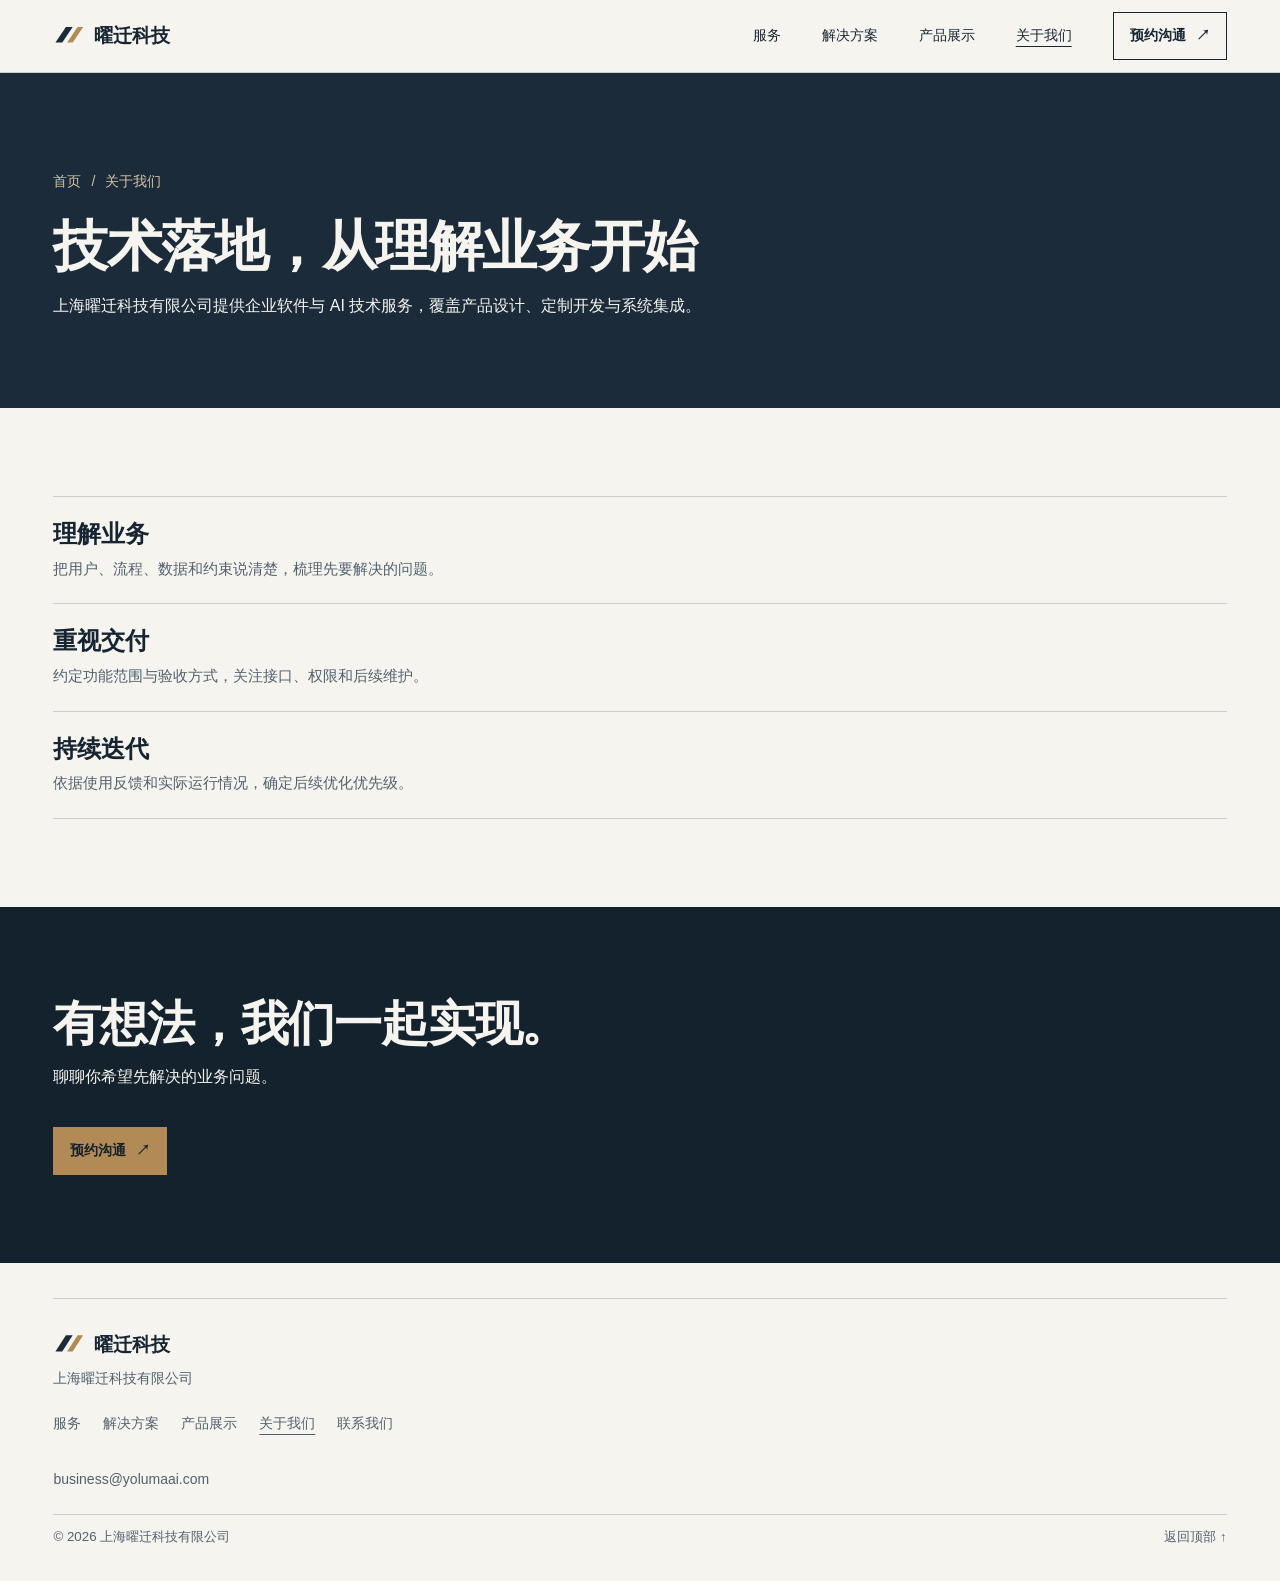
<file: about.html>
<!doctype html>
<!-- Generated by scripts/build.mjs -->
<html lang="zh-CN">
<head>
  <meta charset="utf-8">
  <meta name="viewport" content="width=device-width, initial-scale=1">
  <meta name="theme-color" content="#1b2b3a">
  <meta name="description" content="上海曜迁科技有限公司提供企业软件与 AI 技术服务，覆盖产品设计、定制开发与系统集成。">
  <meta property="og:title" content="关于我们｜曜迁科技">
  <meta property="og:description" content="上海曜迁科技有限公司提供企业软件与 AI 技术服务，覆盖产品设计、定制开发与系统集成。">
  <meta property="og:type" content="website">
  <title>关于我们｜曜迁科技</title>
  <link rel="icon" href="assets/favicon.svg" type="image/svg+xml">
  <link rel="stylesheet" href="styles.css">
  <script src="script.js" defer></script>
</head>
<body id="top" class="interior">
<a class="skip-link" href="#main">跳到正文</a>
<header class="site-header is-solid">
  <div class="header-inner section-shell">
    <a class="brand" href="index.html" aria-label="曜迁科技首页"><img src="assets/logo-mark.svg" alt="" width="32" height="26"><span>曜迁科技</span></a>
    <nav class="desktop-nav" aria-label="主导航">
      <a href="services.html">服务</a>
      <a href="solutions.html">解决方案</a>
      <a href="products.html">产品展示</a>
      <a href="about.html" aria-current="page">关于我们</a>
      <a class="button header-contact" href="contact.html">预约沟通 <span aria-hidden="true">↗</span></a>
    </nav>
    <details class="mobile-menu">
      <summary aria-controls="mobile-nav">菜单<span class="menu-icon" aria-hidden="true"></span></summary>
      <nav class="mobile-nav" id="mobile-nav" aria-label="移动端导航">
        <a href="services.html">服务</a>
      <a href="solutions.html">解决方案</a>
      <a href="products.html">产品展示</a>
      <a href="about.html" aria-current="page">关于我们</a>
      <a href="contact.html">联系我们</a>
      </nav>
    </details>
  </div>
</header>
<main id="main" tabindex="-1">
<section class="page-intro band">
  <div class="section-shell">
    <nav class="breadcrumb" aria-label="当前位置"><a href="index.html">首页</a><span aria-hidden="true">/</span><span aria-current="page">关于我们</span></nav>
    <h1>技术落地，从理解业务开始</h1><p>上海曜迁科技有限公司提供企业软件与 AI 技术服务，覆盖产品设计、定制开发与系统集成。</p>
  </div>
</section>
<section class="site-section" aria-label="关于我们详情">
  <div class="section-shell">
    <ul class="entry-list">
  <li class="entry-detail" id="understand"><h2>理解业务</h2><p>把用户、流程、数据和约束说清楚，梳理先要解决的问题。</p></li>
  <li class="entry-detail" id="deliver"><h2>重视交付</h2><p>约定功能范围与验收方式，关注接口、权限和后续维护。</p></li>
  <li class="entry-detail" id="iterate"><h2>持续迭代</h2><p>依据使用反馈和实际运行情况，确定后续优化优先级。</p></li>
</ul>
  </div>
</section>
<section class="contact-banner band" aria-labelledby="contact-heading">
  <div class="section-shell section-stack">
    <div class="section-heading"><h2 id="contact-heading">有想法，我们一起实现。</h2><p>聊聊你希望先解决的业务问题。</p></div>
    <a class="button button-gold" href="contact.html">预约沟通 <span aria-hidden="true">↗</span></a>
  </div>
</section>
</main>
<footer class="site-footer">
  <div class="section-shell footer-inner">
    <div><a class="brand" href="index.html" aria-label="曜迁科技首页"><img src="assets/logo-mark.svg" alt="" width="32" height="26"><span>曜迁科技</span></a><p>上海曜迁科技有限公司</p></div>
    <nav aria-label="页脚导航"><a href="services.html">服务</a>
      <a href="solutions.html">解决方案</a>
      <a href="products.html">产品展示</a>
      <a href="about.html" aria-current="page">关于我们</a>
      <a href="contact.html">联系我们</a></nav>
    <a class="footer-email" href="mailto:business@yolumaai.com?subject=%E5%AE%98%E7%BD%91%E5%95%86%E5%8A%A1%E5%92%A8%E8%AF%A2">business@yolumaai.com</a>
    <div class="footer-bottom"><small>© <span id="year">2026</span> 上海曜迁科技有限公司</small><a href="#top">返回顶部 ↑</a></div>
  </div>
</footer>
</body>
</html>
</file>
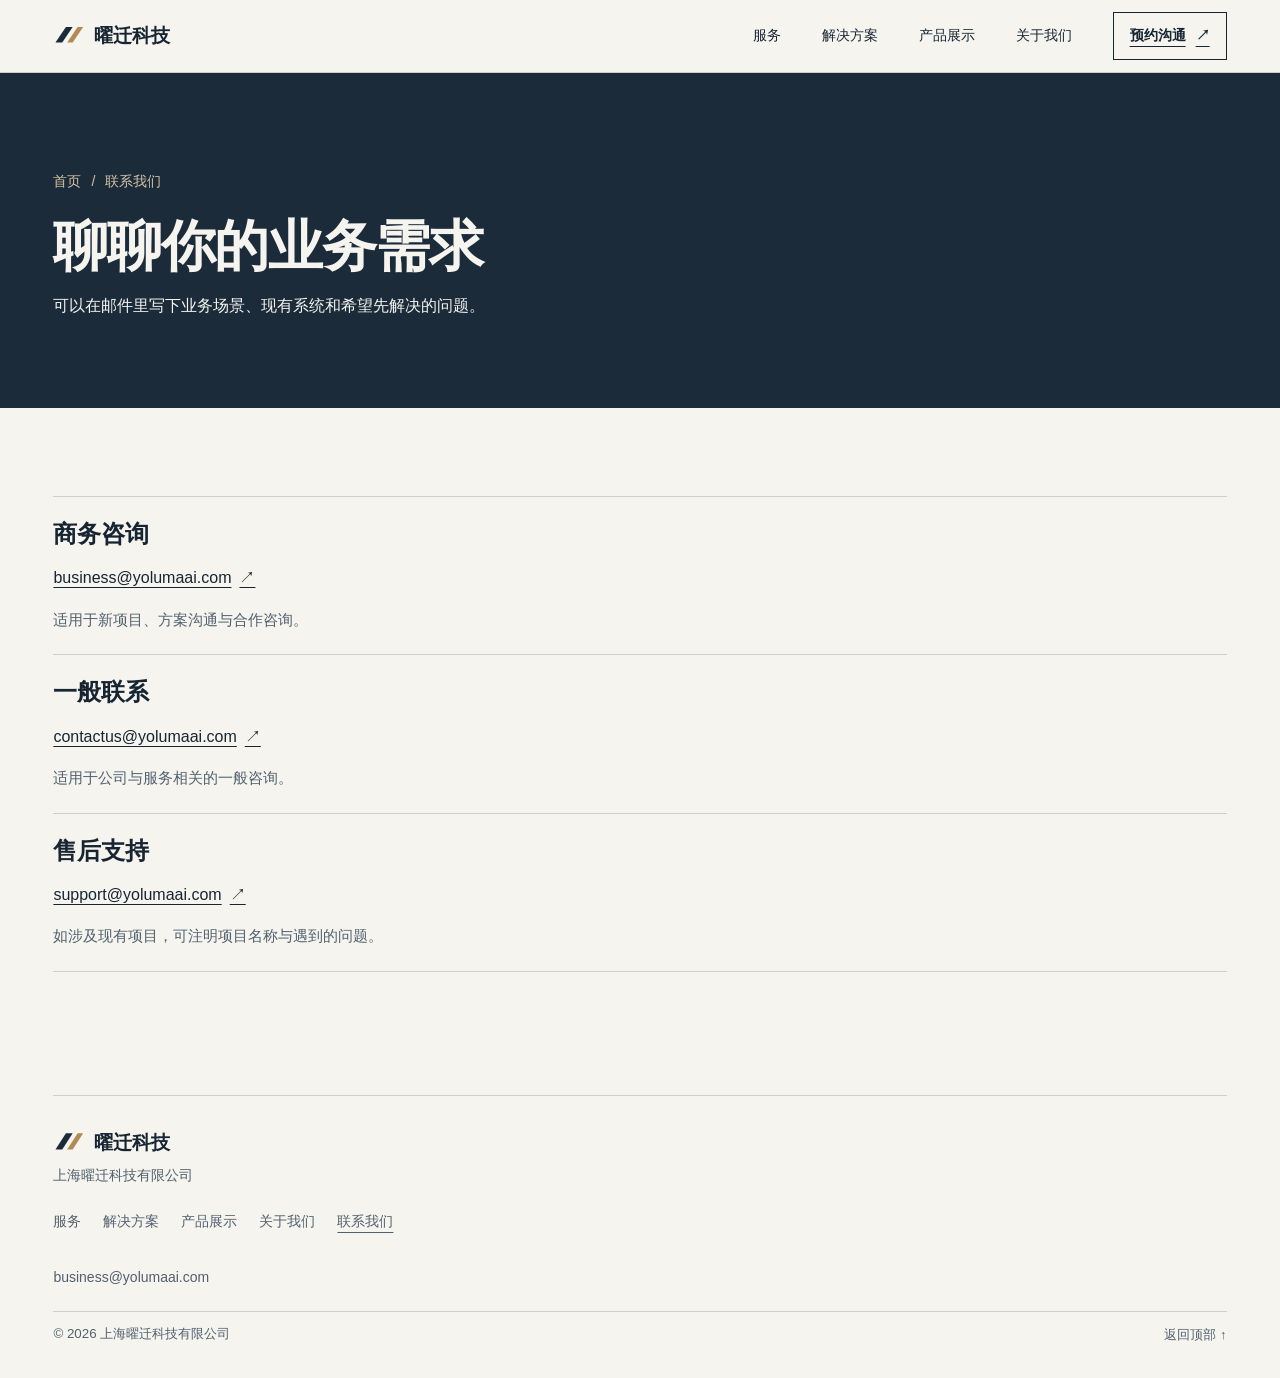
<file: contact.html>
<!doctype html>
<!-- Generated by scripts/build.mjs -->
<html lang="zh-CN">
<head>
  <meta charset="utf-8">
  <meta name="viewport" content="width=device-width, initial-scale=1">
  <meta name="theme-color" content="#1b2b3a">
  <meta name="description" content="可以在邮件里写下业务场景、现有系统和希望先解决的问题。">
  <meta property="og:title" content="联系我们｜曜迁科技">
  <meta property="og:description" content="可以在邮件里写下业务场景、现有系统和希望先解决的问题。">
  <meta property="og:type" content="website">
  <title>联系我们｜曜迁科技</title>
  <link rel="icon" href="assets/favicon.svg" type="image/svg+xml">
  <link rel="stylesheet" href="styles.css">
  <script src="script.js" defer></script>
</head>
<body id="top" class="interior">
<a class="skip-link" href="#main">跳到正文</a>
<header class="site-header is-solid">
  <div class="header-inner section-shell">
    <a class="brand" href="index.html" aria-label="曜迁科技首页"><img src="assets/logo-mark.svg" alt="" width="32" height="26"><span>曜迁科技</span></a>
    <nav class="desktop-nav" aria-label="主导航">
      <a href="services.html">服务</a>
      <a href="solutions.html">解决方案</a>
      <a href="products.html">产品展示</a>
      <a href="about.html">关于我们</a>
      <a class="button header-contact" href="contact.html" aria-current="page">预约沟通 <span aria-hidden="true">↗</span></a>
    </nav>
    <details class="mobile-menu">
      <summary aria-controls="mobile-nav">菜单<span class="menu-icon" aria-hidden="true"></span></summary>
      <nav class="mobile-nav" id="mobile-nav" aria-label="移动端导航">
        <a href="services.html">服务</a>
      <a href="solutions.html">解决方案</a>
      <a href="products.html">产品展示</a>
      <a href="about.html">关于我们</a>
      <a href="contact.html" aria-current="page">联系我们</a>
      </nav>
    </details>
  </div>
</header>
<main id="main" tabindex="-1">
<section class="page-intro band">
  <div class="section-shell">
    <nav class="breadcrumb" aria-label="当前位置"><a href="index.html">首页</a><span aria-hidden="true">/</span><span aria-current="page">联系我们</span></nav>
    <h1>聊聊你的业务需求</h1><p>可以在邮件里写下业务场景、现有系统和希望先解决的问题。</p>
  </div>
</section>
<section class="site-section" aria-label="联系我们详情">
  <div class="section-shell">
    <ul class="entry-list">
  <li class="entry-detail" id="business"><h2>商务咨询</h2><a class="email-link" href="mailto:business@yolumaai.com?subject=%E5%AE%98%E7%BD%91%E5%95%86%E5%8A%A1%E5%92%A8%E8%AF%A2">business@yolumaai.com <span aria-hidden="true">↗</span></a><p>适用于新项目、方案沟通与合作咨询。</p></li>
  <li class="entry-detail" id="general"><h2>一般联系</h2><a class="email-link" href="mailto:contactus@yolumaai.com">contactus@yolumaai.com <span aria-hidden="true">↗</span></a><p>适用于公司与服务相关的一般咨询。</p></li>
  <li class="entry-detail" id="support"><h2>售后支持</h2><a class="email-link" href="mailto:support@yolumaai.com">support@yolumaai.com <span aria-hidden="true">↗</span></a><p>如涉及现有项目，可注明项目名称与遇到的问题。</p></li>
</ul>
  </div>
</section>

</main>
<footer class="site-footer">
  <div class="section-shell footer-inner">
    <div><a class="brand" href="index.html" aria-label="曜迁科技首页"><img src="assets/logo-mark.svg" alt="" width="32" height="26"><span>曜迁科技</span></a><p>上海曜迁科技有限公司</p></div>
    <nav aria-label="页脚导航"><a href="services.html">服务</a>
      <a href="solutions.html">解决方案</a>
      <a href="products.html">产品展示</a>
      <a href="about.html">关于我们</a>
      <a href="contact.html" aria-current="page">联系我们</a></nav>
    <a class="footer-email" href="mailto:business@yolumaai.com?subject=%E5%AE%98%E7%BD%91%E5%95%86%E5%8A%A1%E5%92%A8%E8%AF%A2">business@yolumaai.com</a>
    <div class="footer-bottom"><small>© <span id="year">2026</span> 上海曜迁科技有限公司</small><a href="#top">返回顶部 ↑</a></div>
  </div>
</footer>
</body>
</html>
</file>
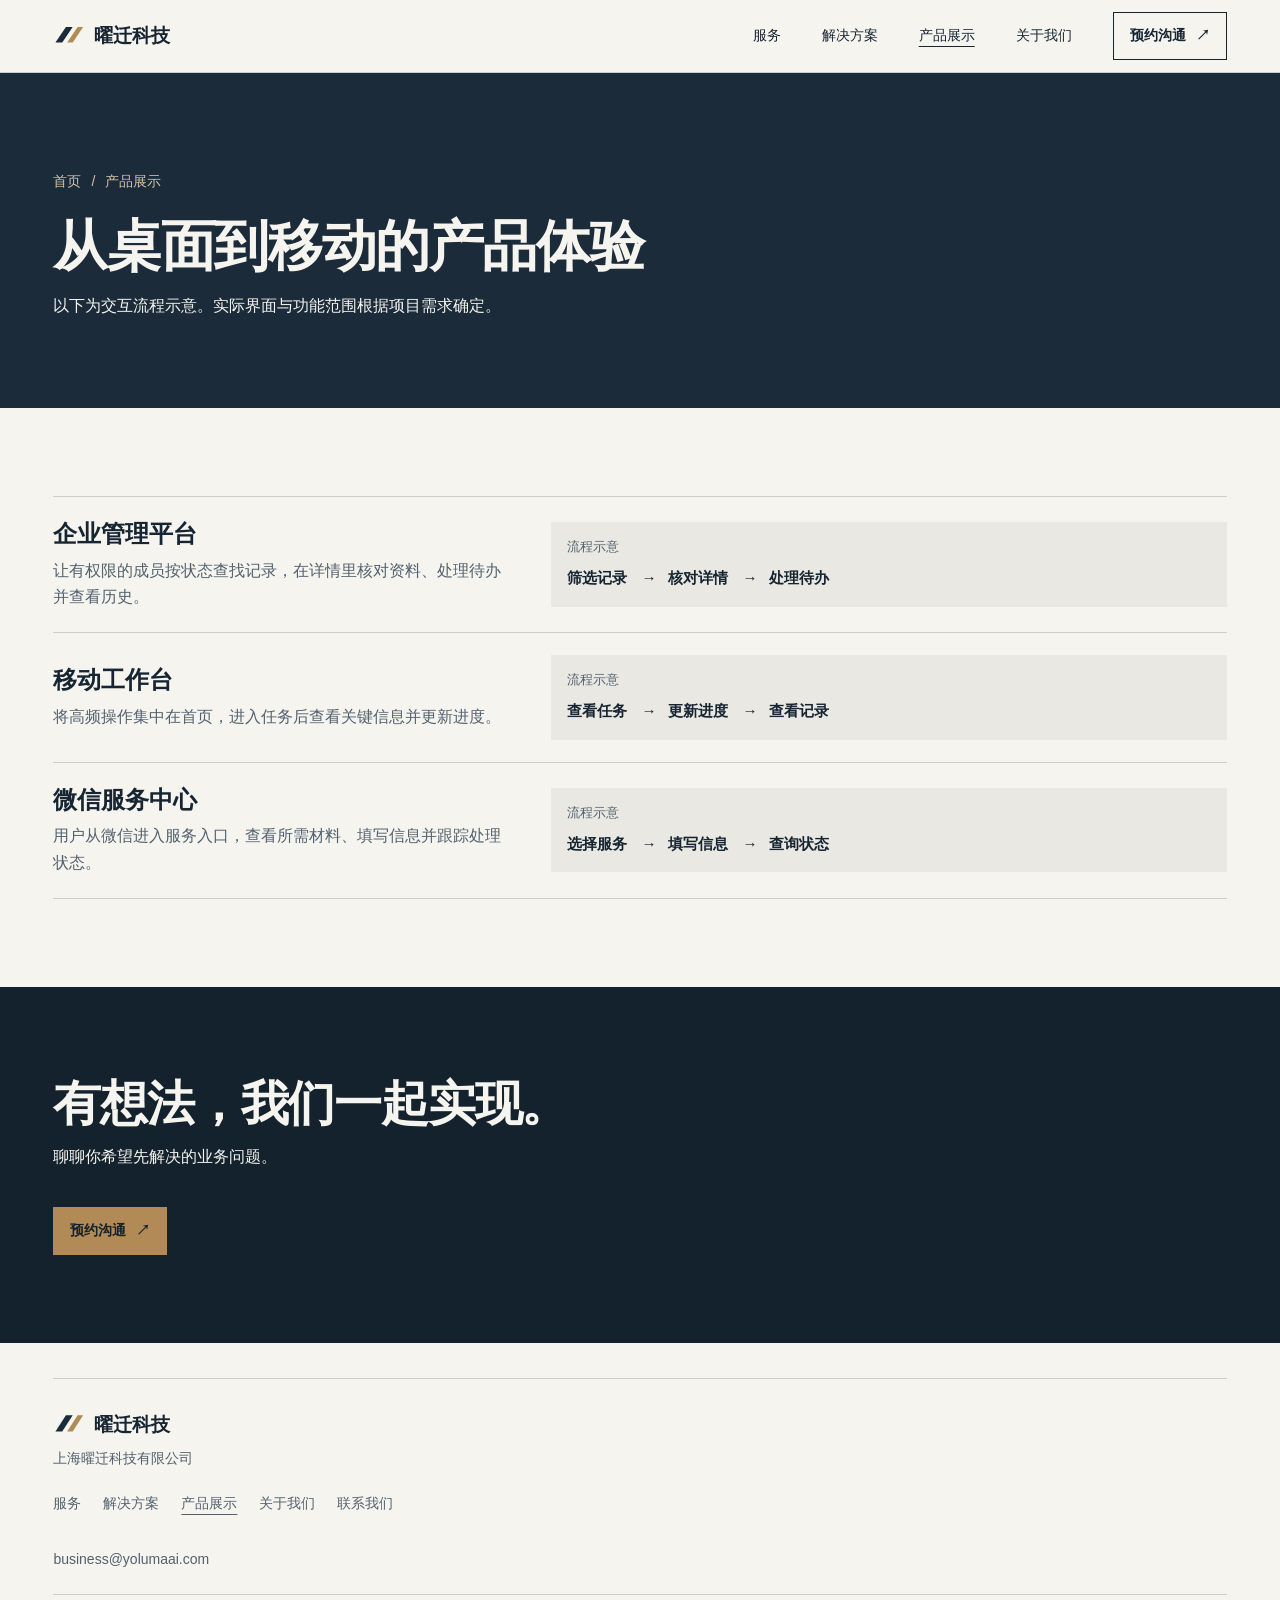
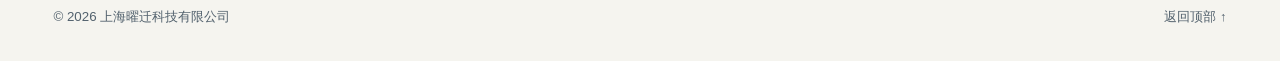
<file: products.html>
<!doctype html>
<!-- Generated by scripts/build.mjs -->
<html lang="zh-CN">
<head>
  <meta charset="utf-8">
  <meta name="viewport" content="width=device-width, initial-scale=1">
  <meta name="theme-color" content="#1b2b3a">
  <meta name="description" content="以下为交互流程示意。实际界面与功能范围根据项目需求确定。">
  <meta property="og:title" content="产品展示｜曜迁科技">
  <meta property="og:description" content="以下为交互流程示意。实际界面与功能范围根据项目需求确定。">
  <meta property="og:type" content="website">
  <title>产品展示｜曜迁科技</title>
  <link rel="icon" href="assets/favicon.svg" type="image/svg+xml">
  <link rel="stylesheet" href="styles.css">
  <script src="script.js" defer></script>
</head>
<body id="top" class="interior">
<a class="skip-link" href="#main">跳到正文</a>
<header class="site-header is-solid">
  <div class="header-inner section-shell">
    <a class="brand" href="index.html" aria-label="曜迁科技首页"><img src="assets/logo-mark.svg" alt="" width="32" height="26"><span>曜迁科技</span></a>
    <nav class="desktop-nav" aria-label="主导航">
      <a href="services.html">服务</a>
      <a href="solutions.html">解决方案</a>
      <a href="products.html" aria-current="page">产品展示</a>
      <a href="about.html">关于我们</a>
      <a class="button header-contact" href="contact.html">预约沟通 <span aria-hidden="true">↗</span></a>
    </nav>
    <details class="mobile-menu">
      <summary aria-controls="mobile-nav">菜单<span class="menu-icon" aria-hidden="true"></span></summary>
      <nav class="mobile-nav" id="mobile-nav" aria-label="移动端导航">
        <a href="services.html">服务</a>
      <a href="solutions.html">解决方案</a>
      <a href="products.html" aria-current="page">产品展示</a>
      <a href="about.html">关于我们</a>
      <a href="contact.html">联系我们</a>
      </nav>
    </details>
  </div>
</header>
<main id="main" tabindex="-1">
<section class="page-intro band">
  <div class="section-shell">
    <nav class="breadcrumb" aria-label="当前位置"><a href="index.html">首页</a><span aria-hidden="true">/</span><span aria-current="page">产品展示</span></nav>
    <h1>从桌面到移动的产品体验</h1><p>以下为交互流程示意。实际界面与功能范围根据项目需求确定。</p>
  </div>
</section>
<section class="site-section" aria-label="产品展示详情">
  <div class="section-shell">
    <div class="flow-list">
  <article class="flow-row" id="web-platform">
    <div class="flow-copy"><h2>企业管理平台</h2><p>让有权限的成员按状态查找记录，在详情里核对资料、处理待办并查看历史。</p></div>
    <figure class="flow-figure">
      <figcaption>流程示意</figcaption>
      <ol><li>筛选记录</li><li>核对详情</li><li>处理待办</li></ol>
    </figure>
  </article>
  <article class="flow-row" id="mobile-app">
    <div class="flow-copy"><h2>移动工作台</h2><p>将高频操作集中在首页，进入任务后查看关键信息并更新进度。</p></div>
    <figure class="flow-figure">
      <figcaption>流程示意</figcaption>
      <ol><li>查看任务</li><li>更新进度</li><li>查看记录</li></ol>
    </figure>
  </article>
  <article class="flow-row" id="wechat">
    <div class="flow-copy"><h2>微信服务中心</h2><p>用户从微信进入服务入口，查看所需材料、填写信息并跟踪处理状态。</p></div>
    <figure class="flow-figure">
      <figcaption>流程示意</figcaption>
      <ol><li>选择服务</li><li>填写信息</li><li>查询状态</li></ol>
    </figure>
  </article>
</div>
  </div>
</section>
<section class="contact-banner band" aria-labelledby="contact-heading">
  <div class="section-shell section-stack">
    <div class="section-heading"><h2 id="contact-heading">有想法，我们一起实现。</h2><p>聊聊你希望先解决的业务问题。</p></div>
    <a class="button button-gold" href="contact.html">预约沟通 <span aria-hidden="true">↗</span></a>
  </div>
</section>
</main>
<footer class="site-footer">
  <div class="section-shell footer-inner">
    <div><a class="brand" href="index.html" aria-label="曜迁科技首页"><img src="assets/logo-mark.svg" alt="" width="32" height="26"><span>曜迁科技</span></a><p>上海曜迁科技有限公司</p></div>
    <nav aria-label="页脚导航"><a href="services.html">服务</a>
      <a href="solutions.html">解决方案</a>
      <a href="products.html" aria-current="page">产品展示</a>
      <a href="about.html">关于我们</a>
      <a href="contact.html">联系我们</a></nav>
    <a class="footer-email" href="mailto:business@yolumaai.com?subject=%E5%AE%98%E7%BD%91%E5%95%86%E5%8A%A1%E5%92%A8%E8%AF%A2">business@yolumaai.com</a>
    <div class="footer-bottom"><small>© <span id="year">2026</span> 上海曜迁科技有限公司</small><a href="#top">返回顶部 ↑</a></div>
  </div>
</footer>
</body>
</html>
</file>
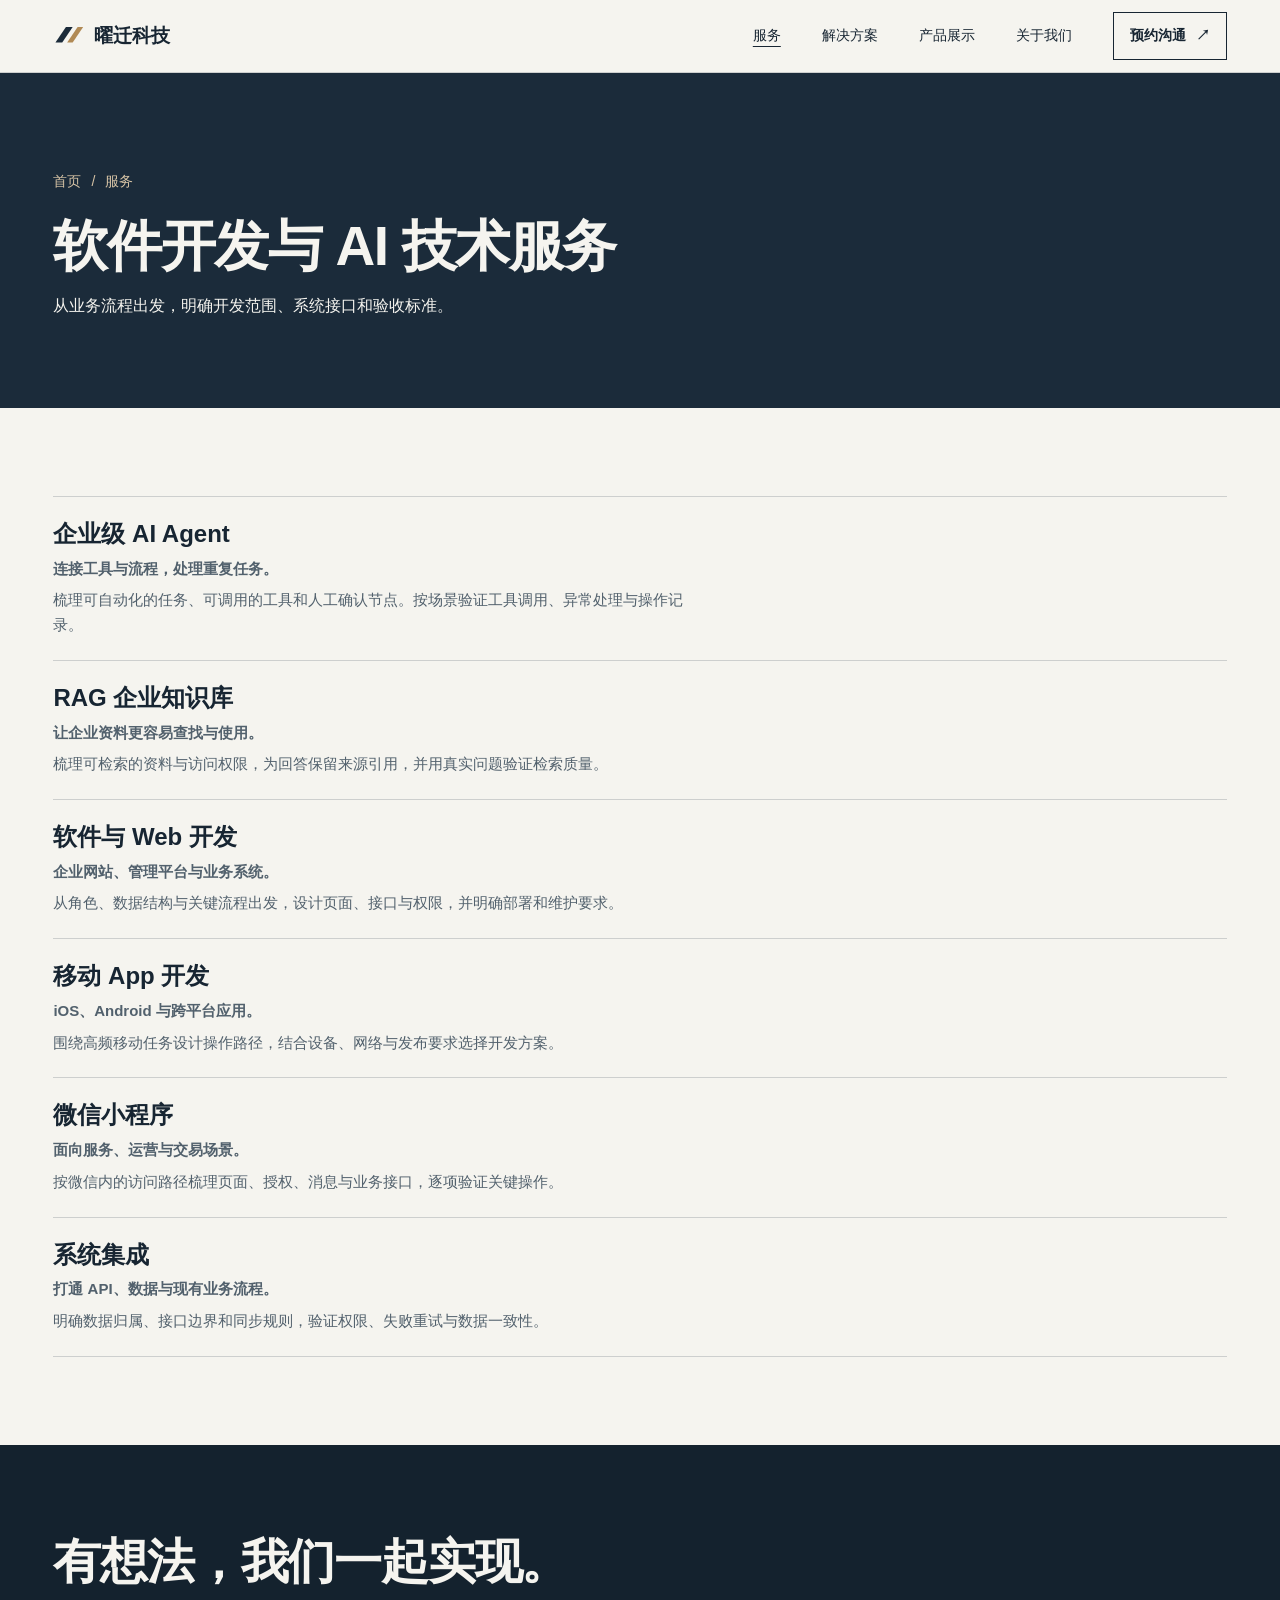
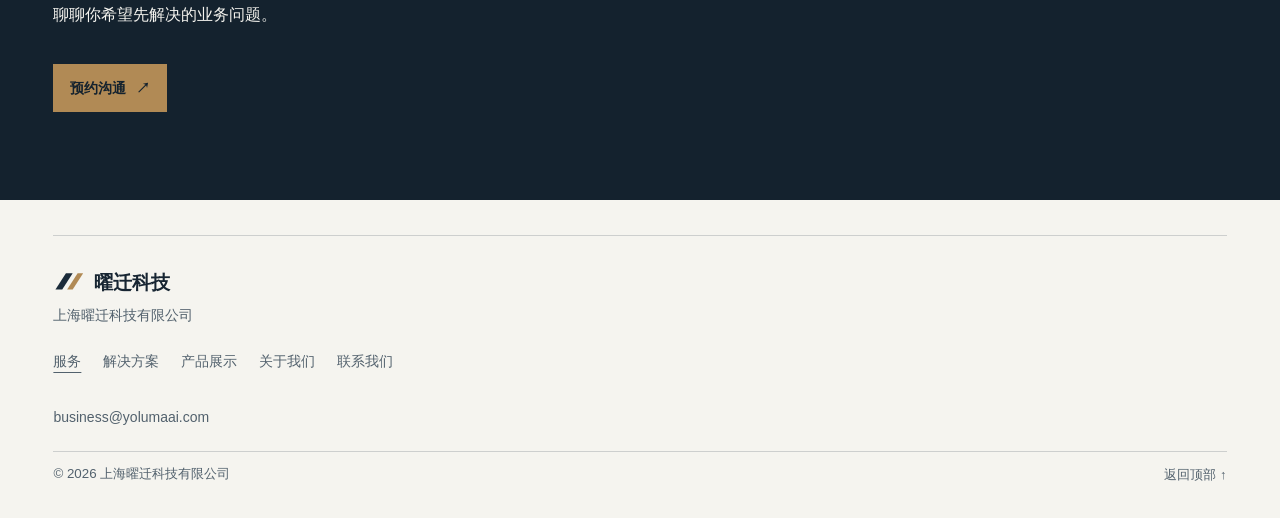
<file: services.html>
<!doctype html>
<!-- Generated by scripts/build.mjs -->
<html lang="zh-CN">
<head>
  <meta charset="utf-8">
  <meta name="viewport" content="width=device-width, initial-scale=1">
  <meta name="theme-color" content="#1b2b3a">
  <meta name="description" content="从业务流程出发，明确开发范围、系统接口和验收标准。">
  <meta property="og:title" content="服务｜曜迁科技">
  <meta property="og:description" content="从业务流程出发，明确开发范围、系统接口和验收标准。">
  <meta property="og:type" content="website">
  <title>服务｜曜迁科技</title>
  <link rel="icon" href="assets/favicon.svg" type="image/svg+xml">
  <link rel="stylesheet" href="styles.css">
  <script src="script.js" defer></script>
</head>
<body id="top" class="interior">
<a class="skip-link" href="#main">跳到正文</a>
<header class="site-header is-solid">
  <div class="header-inner section-shell">
    <a class="brand" href="index.html" aria-label="曜迁科技首页"><img src="assets/logo-mark.svg" alt="" width="32" height="26"><span>曜迁科技</span></a>
    <nav class="desktop-nav" aria-label="主导航">
      <a href="services.html" aria-current="page">服务</a>
      <a href="solutions.html">解决方案</a>
      <a href="products.html">产品展示</a>
      <a href="about.html">关于我们</a>
      <a class="button header-contact" href="contact.html">预约沟通 <span aria-hidden="true">↗</span></a>
    </nav>
    <details class="mobile-menu">
      <summary aria-controls="mobile-nav">菜单<span class="menu-icon" aria-hidden="true"></span></summary>
      <nav class="mobile-nav" id="mobile-nav" aria-label="移动端导航">
        <a href="services.html" aria-current="page">服务</a>
      <a href="solutions.html">解决方案</a>
      <a href="products.html">产品展示</a>
      <a href="about.html">关于我们</a>
      <a href="contact.html">联系我们</a>
      </nav>
    </details>
  </div>
</header>
<main id="main" tabindex="-1">
<section class="page-intro band">
  <div class="section-shell">
    <nav class="breadcrumb" aria-label="当前位置"><a href="index.html">首页</a><span aria-hidden="true">/</span><span aria-current="page">服务</span></nav>
    <h1>软件开发与 AI 技术服务</h1><p>从业务流程出发，明确开发范围、系统接口和验收标准。</p>
  </div>
</section>
<section class="site-section" aria-label="服务详情">
  <div class="section-shell">
    <ul class="entry-list">
  <li class="entry-detail" id="ai-agent"><h2>企业级 AI Agent</h2><p class="entry-summary">连接工具与流程，处理重复任务。</p><p>梳理可自动化的任务、可调用的工具和人工确认节点。按场景验证工具调用、异常处理与操作记录。</p></li>
  <li class="entry-detail" id="rag"><h2>RAG 企业知识库</h2><p class="entry-summary">让企业资料更容易查找与使用。</p><p>梳理可检索的资料与访问权限，为回答保留来源引用，并用真实问题验证检索质量。</p></li>
  <li class="entry-detail" id="web"><h2>软件与 Web 开发</h2><p class="entry-summary">企业网站、管理平台与业务系统。</p><p>从角色、数据结构与关键流程出发，设计页面、接口与权限，并明确部署和维护要求。</p></li>
  <li class="entry-detail" id="app"><h2>移动 App 开发</h2><p class="entry-summary">iOS、Android 与跨平台应用。</p><p>围绕高频移动任务设计操作路径，结合设备、网络与发布要求选择开发方案。</p></li>
  <li class="entry-detail" id="mini-program"><h2>微信小程序</h2><p class="entry-summary">面向服务、运营与交易场景。</p><p>按微信内的访问路径梳理页面、授权、消息与业务接口，逐项验证关键操作。</p></li>
  <li class="entry-detail" id="integration"><h2>系统集成</h2><p class="entry-summary">打通 API、数据与现有业务流程。</p><p>明确数据归属、接口边界和同步规则，验证权限、失败重试与数据一致性。</p></li>
</ul>
  </div>
</section>
<section class="contact-banner band" aria-labelledby="contact-heading">
  <div class="section-shell section-stack">
    <div class="section-heading"><h2 id="contact-heading">有想法，我们一起实现。</h2><p>聊聊你希望先解决的业务问题。</p></div>
    <a class="button button-gold" href="contact.html">预约沟通 <span aria-hidden="true">↗</span></a>
  </div>
</section>
</main>
<footer class="site-footer">
  <div class="section-shell footer-inner">
    <div><a class="brand" href="index.html" aria-label="曜迁科技首页"><img src="assets/logo-mark.svg" alt="" width="32" height="26"><span>曜迁科技</span></a><p>上海曜迁科技有限公司</p></div>
    <nav aria-label="页脚导航"><a href="services.html" aria-current="page">服务</a>
      <a href="solutions.html">解决方案</a>
      <a href="products.html">产品展示</a>
      <a href="about.html">关于我们</a>
      <a href="contact.html">联系我们</a></nav>
    <a class="footer-email" href="mailto:business@yolumaai.com?subject=%E5%AE%98%E7%BD%91%E5%95%86%E5%8A%A1%E5%92%A8%E8%AF%A2">business@yolumaai.com</a>
    <div class="footer-bottom"><small>© <span id="year">2026</span> 上海曜迁科技有限公司</small><a href="#top">返回顶部 ↑</a></div>
  </div>
</footer>
</body>
</html>
</file>
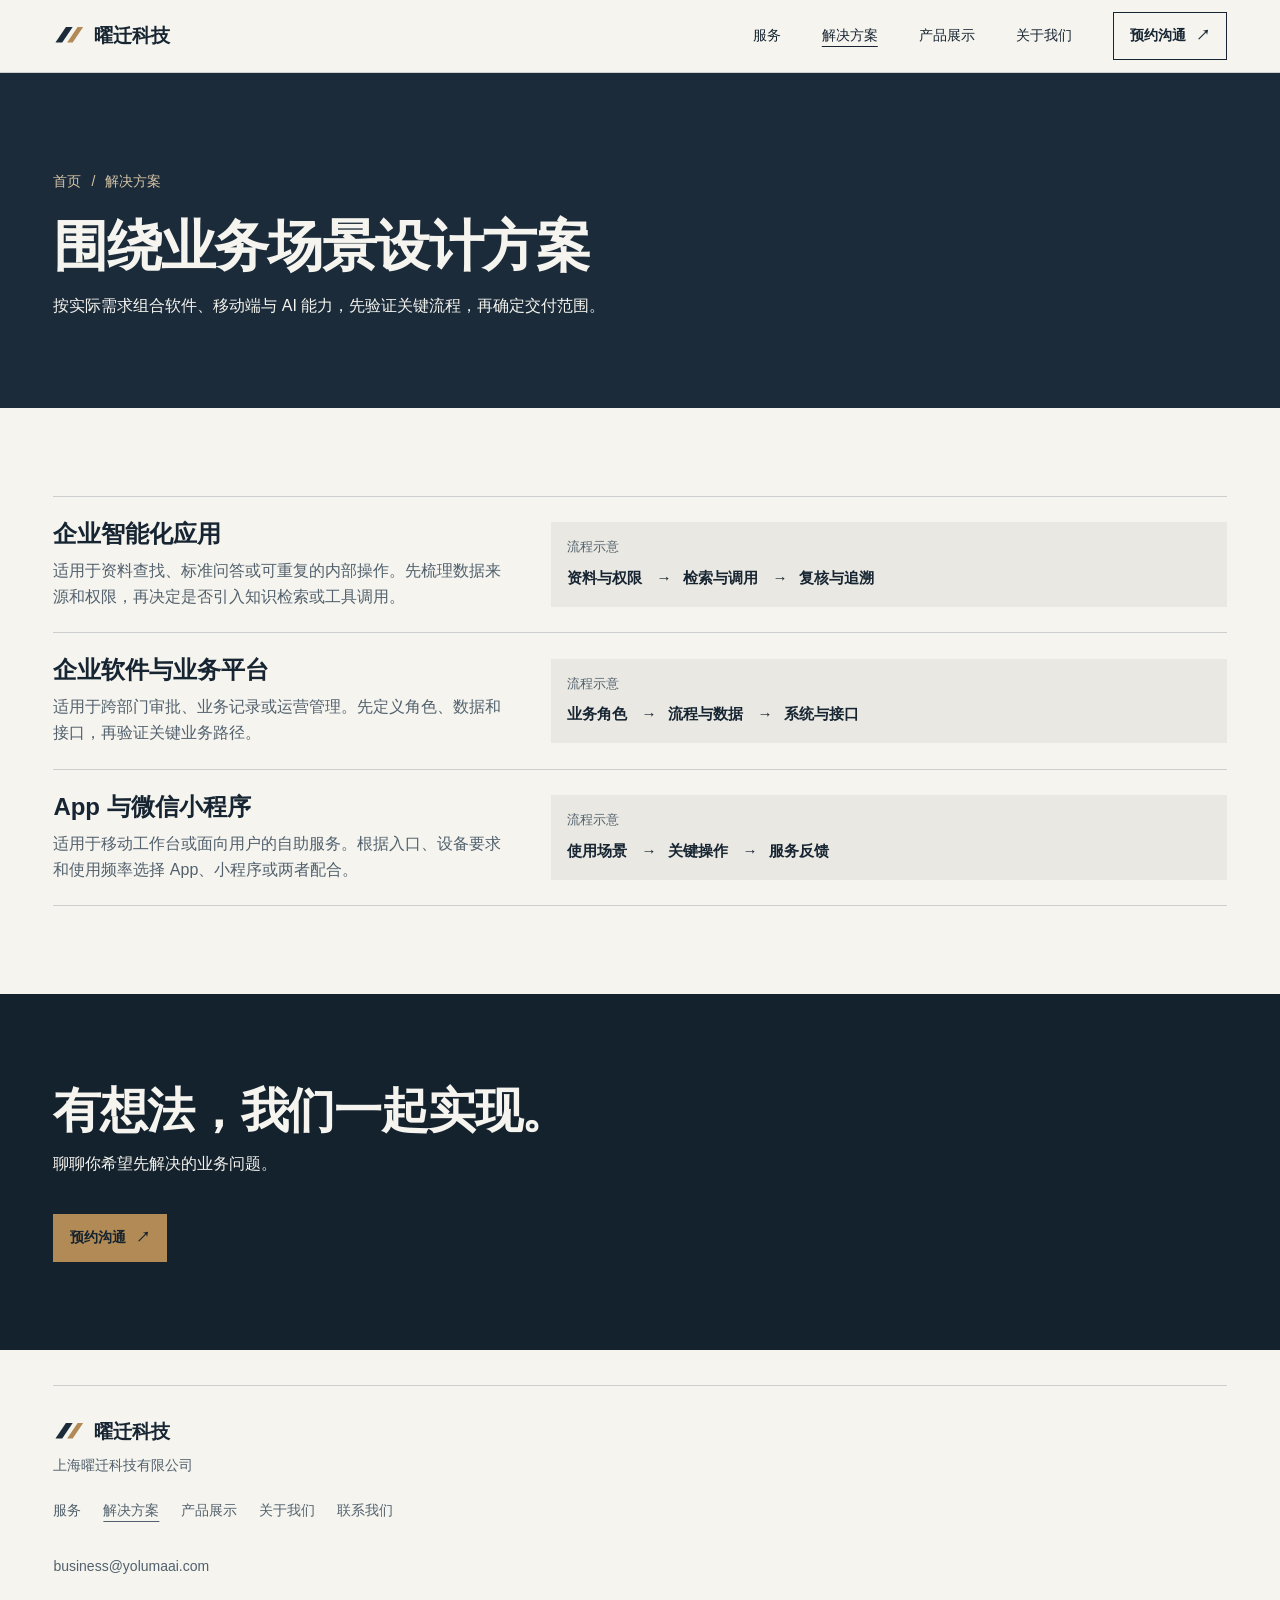
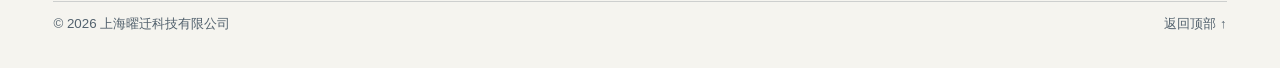
<file: solutions.html>
<!doctype html>
<!-- Generated by scripts/build.mjs -->
<html lang="zh-CN">
<head>
  <meta charset="utf-8">
  <meta name="viewport" content="width=device-width, initial-scale=1">
  <meta name="theme-color" content="#1b2b3a">
  <meta name="description" content="按实际需求组合软件、移动端与 AI 能力，先验证关键流程，再确定交付范围。">
  <meta property="og:title" content="解决方案｜曜迁科技">
  <meta property="og:description" content="按实际需求组合软件、移动端与 AI 能力，先验证关键流程，再确定交付范围。">
  <meta property="og:type" content="website">
  <title>解决方案｜曜迁科技</title>
  <link rel="icon" href="assets/favicon.svg" type="image/svg+xml">
  <link rel="stylesheet" href="styles.css">
  <script src="script.js" defer></script>
</head>
<body id="top" class="interior">
<a class="skip-link" href="#main">跳到正文</a>
<header class="site-header is-solid">
  <div class="header-inner section-shell">
    <a class="brand" href="index.html" aria-label="曜迁科技首页"><img src="assets/logo-mark.svg" alt="" width="32" height="26"><span>曜迁科技</span></a>
    <nav class="desktop-nav" aria-label="主导航">
      <a href="services.html">服务</a>
      <a href="solutions.html" aria-current="page">解决方案</a>
      <a href="products.html">产品展示</a>
      <a href="about.html">关于我们</a>
      <a class="button header-contact" href="contact.html">预约沟通 <span aria-hidden="true">↗</span></a>
    </nav>
    <details class="mobile-menu">
      <summary aria-controls="mobile-nav">菜单<span class="menu-icon" aria-hidden="true"></span></summary>
      <nav class="mobile-nav" id="mobile-nav" aria-label="移动端导航">
        <a href="services.html">服务</a>
      <a href="solutions.html" aria-current="page">解决方案</a>
      <a href="products.html">产品展示</a>
      <a href="about.html">关于我们</a>
      <a href="contact.html">联系我们</a>
      </nav>
    </details>
  </div>
</header>
<main id="main" tabindex="-1">
<section class="page-intro band">
  <div class="section-shell">
    <nav class="breadcrumb" aria-label="当前位置"><a href="index.html">首页</a><span aria-hidden="true">/</span><span aria-current="page">解决方案</span></nav>
    <h1>围绕业务场景设计方案</h1><p>按实际需求组合软件、移动端与 AI 能力，先验证关键流程，再确定交付范围。</p>
  </div>
</section>
<section class="site-section" aria-label="解决方案详情">
  <div class="section-shell">
    <div class="flow-list">
  <article class="flow-row" id="intelligence">
    <div class="flow-copy"><h2>企业智能化应用</h2><p>适用于资料查找、标准问答或可重复的内部操作。先梳理数据来源和权限，再决定是否引入知识检索或工具调用。</p></div>
    <figure class="flow-figure">
      <figcaption>流程示意</figcaption>
      <ol><li>资料与权限</li><li>检索与调用</li><li>复核与追溯</li></ol>
    </figure>
  </article>
  <article class="flow-row" id="platform">
    <div class="flow-copy"><h2>企业软件与业务平台</h2><p>适用于跨部门审批、业务记录或运营管理。先定义角色、数据和接口，再验证关键业务路径。</p></div>
    <figure class="flow-figure">
      <figcaption>流程示意</figcaption>
      <ol><li>业务角色</li><li>流程与数据</li><li>系统与接口</li></ol>
    </figure>
  </article>
  <article class="flow-row" id="mobile">
    <div class="flow-copy"><h2>App 与微信小程序</h2><p>适用于移动工作台或面向用户的自助服务。根据入口、设备要求和使用频率选择 App、小程序或两者配合。</p></div>
    <figure class="flow-figure">
      <figcaption>流程示意</figcaption>
      <ol><li>使用场景</li><li>关键操作</li><li>服务反馈</li></ol>
    </figure>
  </article>
</div>
  </div>
</section>
<section class="contact-banner band" aria-labelledby="contact-heading">
  <div class="section-shell section-stack">
    <div class="section-heading"><h2 id="contact-heading">有想法，我们一起实现。</h2><p>聊聊你希望先解决的业务问题。</p></div>
    <a class="button button-gold" href="contact.html">预约沟通 <span aria-hidden="true">↗</span></a>
  </div>
</section>
</main>
<footer class="site-footer">
  <div class="section-shell footer-inner">
    <div><a class="brand" href="index.html" aria-label="曜迁科技首页"><img src="assets/logo-mark.svg" alt="" width="32" height="26"><span>曜迁科技</span></a><p>上海曜迁科技有限公司</p></div>
    <nav aria-label="页脚导航"><a href="services.html">服务</a>
      <a href="solutions.html" aria-current="page">解决方案</a>
      <a href="products.html">产品展示</a>
      <a href="about.html">关于我们</a>
      <a href="contact.html">联系我们</a></nav>
    <a class="footer-email" href="mailto:business@yolumaai.com?subject=%E5%AE%98%E7%BD%91%E5%95%86%E5%8A%A1%E5%92%A8%E8%AF%A2">business@yolumaai.com</a>
    <div class="footer-bottom"><small>© <span id="year">2026</span> 上海曜迁科技有限公司</small><a href="#top">返回顶部 ↑</a></div>
  </div>
</footer>
</body>
</html>
</file>
<file: styles.css>
/* finesse · register=brand · A=navy-champagne · B=PingFang-semibold-regular · C=photo-and-editorial-rows
 * D=CSS-feedback · E=Shanghai-cityscape · SOUL=6 SPECTACLE=4 DENSITY=4 */
:root {
  --navy: #1b2b3a;
  --deep: #14222e;
  --ink: #172532;
  --slate: #52616d;
  --gold: #b18a55;
  --gold-hover: #c5a371;
  --pale: #d6c3a5;
  --surface: #f5f4ef;
  --mist: #e9e8e2;
  --line: rgba(27, 43, 58, .18);
  --light-line: rgba(245, 244, 239, .26);
  --gutter: clamp(20px, 4.17vw, 64px);
  --nav-h: 72px;
  --section-space: clamp(56px, 8.85vw, 88px);
  --section-gap: clamp(22px, 4vw, 36px);
}

* { box-sizing: border-box; }
html, body { overflow-x: clip; }
html { scroll-behavior: smooth; scroll-padding-top: calc(var(--nav-h) + 16px); }
body {
  margin: 0;
  color: var(--ink);
  background: var(--surface);
  font: 16px/1.65 "PingFang SC", "Microsoft YaHei", "Noto Sans SC", Arial, sans-serif;
  -webkit-font-smoothing: antialiased;
}
img { display: block; max-width: 100%; }
a { color: inherit; text-decoration: none; }
a:focus-visible, summary:focus-visible {
  outline: 2px solid currentColor;
  outline-offset: 3px;
}
a, summary { -webkit-tap-highlight-color: rgba(177, 138, 85, .22); }
h1, h2, h3, p, figure { margin: 0; }
h1, h2, h3 { min-width: 0; overflow-wrap: anywhere; font-weight: 650; }
h1, .section-heading h2 { line-height: 1.19; letter-spacing: -.025em; text-wrap: balance; }
.section-shell { width: min(1240px, 100% - 2 * var(--gutter)); margin-inline: auto; }
.skip-link {
  position: fixed;
  z-index: 4;
  top: 10px;
  left: var(--gutter);
  padding: 10px 16px;
  color: var(--ink);
  background: var(--surface);
  transform: translateY(-150%);
}
.skip-link:focus { transform: none; }
.site-header {
  position: fixed;
  z-index: 3;
  inset: 0 0 auto;
  color: var(--surface);
  border-bottom: 1px solid var(--light-line);
}
.site-header.is-solid, .site-header.is-scrolled, .site-header:has(.mobile-menu[open]) {
  color: var(--ink);
  background: var(--surface);
  border-bottom-color: var(--line);
}
.header-inner { display: flex; height: var(--nav-h); align-items: center; justify-content: space-between; gap: 18px; }
.brand { display: inline-flex; align-items: center; gap: 9px; min-height: 44px; font-size: 19px; font-weight: 700; white-space: nowrap; }
.brand img { object-fit: contain; }
.site-header:not(.is-solid, .is-scrolled, :has(.mobile-menu[open])) .brand img { filter: brightness(0) invert(.96); }
.desktop-nav { display: flex; align-items: center; gap: clamp(20px, 3.2vw, 46px); }
.desktop-nav > a:not(.button), .mobile-nav a, .site-footer nav a, .footer-email {
  display: inline-flex;
  align-items: center;
  min-height: 44px;
  white-space: nowrap;
}
.desktop-nav > a { font-size: 14px; }
.desktop-nav a[aria-current], .mobile-nav a[aria-current], .site-footer a[aria-current] { text-decoration: underline; text-underline-offset: .4em; }
.button {
  display: inline-flex;
  min-height: 48px;
  width: fit-content;
  align-items: center;
  justify-content: center;
  gap: 10px;
  padding: 10px 16px;
  border: 1px solid transparent;
  font-size: 14px;
  font-weight: 650;
  line-height: 1.4;
  white-space: nowrap;
}
.button-gold { background: var(--gold); color: var(--deep); }
.button-outline, .header-contact { border-color: currentColor; }
.button-gold:focus-visible { outline-color: var(--surface); }
.mobile-menu { display: none; }
.band { background: var(--navy); color: var(--surface); }
.hero {
  position: relative;
  isolation: isolate;
  display: grid;
  align-items: center;
  min-height: 100vh;
  min-height: 100svh;
  padding-block: calc(var(--nav-h) + 36px) 96px;
  background: var(--deep);
}
.hero-photo, .hero::before, .hero::after { position: absolute; inset: 0; pointer-events: none; }
.hero-photo { left: 30%; z-index: -3; }
.hero-photo img { width: 100%; height: 100%; object-fit: cover; object-position: center; }
.hero::before {
  z-index: -2;
  content: "";
  background:
    linear-gradient(180deg, rgba(20, 34, 46, .88), transparent 25%),
    linear-gradient(90deg, var(--deep) 29%, rgba(20, 34, 46, .98) 37%, rgba(20, 34, 46, .88) 50%, rgba(20, 34, 46, .16) 76%, rgba(20, 34, 46, .06));
}
.hero::after { z-index: -1; content: ""; background: url("assets/grain.svg"); opacity: .035; }
.hero-content { display: grid; justify-items: start; gap: clamp(16px, 2vw, 20px); }
.brand-signature { color: var(--pale); font-size: 13px; font-weight: 700; letter-spacing: .13em; }
.hero h1 { font-size: clamp(34px, 6.25vw, 68px); }
.hero-summary { font-size: clamp(14px, 1.55vw, 17px); }
.hero-actions { display: flex; gap: 12px; flex-wrap: wrap; }
.hero-cue { position: absolute; inset: auto 0 19px; }
.hero-cue a { display: inline-flex; min-height: 44px; align-items: center; gap: 8px; font-size: 13px; white-space: nowrap; }

.site-section, .contact-banner, .page-intro { padding-block: var(--section-space); }
.section-stack { display: grid; gap: var(--section-gap); }
.section-heading { display: grid; gap: 12px; }
.section-heading h2 { font-size: clamp(31px, 4.95vw, 48px); }
.section-heading p, .page-intro p { max-width: 42em; color: var(--slate); }
.band .section-heading p, .page-intro p { color: var(--surface); }
.entry-list { padding: 0; margin: 0; list-style: none; border-bottom: 1px solid var(--line); }
.entry-list li { border-top: 1px solid var(--line); }
.entry-link { display: flex; align-items: center; justify-content: space-between; gap: 18px; padding-block: 19px; }
.entry-link > span:first-child { display: grid; gap: 3px; min-width: 0; }
.entry-link strong { font-size: 21px; line-height: 1.3; }
.entry-link small, .entry-detail p { color: var(--slate); font-size: 15px; }
.entry-detail { display: grid; justify-items: start; gap: 7px; padding-block: 22px; }
.entry-detail h2, .flow-copy h2, .flow-copy h3 { font-size: 24px; line-height: 1.28; }
.entry-detail p, .flow-copy p { max-width: 43em; }
.entry-detail .entry-summary { font-weight: 650; }
.flow-list { display: grid; gap: 0; }
.flow-row {
  display: grid;
  grid-template-columns: minmax(0, 2fr) minmax(0, 3fr);
  align-items: center;
  gap: clamp(18px, 4vw, 48px);
  padding-block: 22px;
  border-top: 1px solid var(--line);
}
.band .flow-row { border-color: var(--light-line); }
.flow-row:last-child { border-bottom: 1px solid var(--line); }
.band .flow-row:last-child { border-color: var(--light-line); }
.flow-copy { display: grid; justify-items: start; gap: 8px; }
.flow-copy p { color: var(--slate); }
.band .flow-copy p { color: var(--surface); }
.flow-figure { display: grid; gap: 8px; background: var(--mist); padding: 14px 16px 16px; }
.band .flow-figure { background: var(--deep); }
.flow-figure figcaption { color: var(--slate); font-size: 13px; }
.band .flow-figure figcaption { color: var(--pale); }
.flow-figure ol { display: flex; flex-wrap: wrap; gap: 2px 14px; padding: 0; margin: 0; list-style: none; font-size: 15px; font-weight: 650; }
.flow-figure li + li::before { content: "→"; margin-inline-end: 12px; }
.text-link, .email-link, .breadcrumb a { display: inline-flex; align-items: center; gap: 8px; min-height: 44px; width: fit-content; }
.text-link { font-weight: 650; white-space: nowrap; }
.band .text-link { color: var(--pale); }
.email-link { text-decoration: underline; text-underline-offset: .25em; overflow-wrap: anywhere; max-width: 100%; }
.about-section { background: var(--mist); }
.about-photo { width: 100%; height: clamp(190px, 30vw, 280px); object-fit: cover; object-position: 50% 42%; }
.contact-banner { background: var(--deep); }
.interior main { padding-top: var(--nav-h); }
.page-intro h1 { font-size: clamp(30px, 5.1vw, 55px); margin-block: 10px 14px; text-wrap: pretty; }
.breadcrumb { display: flex; gap: 10px; align-items: center; color: var(--pale); font-size: 14px; }
.site-footer { padding-block: 35px 22px; }
.footer-inner { display: grid; gap: 12px; border-top: 1px solid var(--line); padding-top: 24px; }
.footer-inner p, .site-footer nav, .footer-email { color: var(--slate); font-size: 14px; }
.site-footer nav { display: flex; flex-wrap: wrap; gap: 0 22px; }
.footer-email { width: fit-content; }
.footer-bottom { display: flex; justify-content: space-between; align-items: center; flex-wrap: wrap; gap: 0 16px; border-top: 1px solid var(--line); color: var(--slate); }
.footer-bottom a { display: inline-flex; align-items: center; min-height: 44px; font-size: 13px; white-space: nowrap; }

@media (hover: hover) and (pointer: fine) {
  a:hover:not(.brand, .button, .entry-link, .skip-link) { text-decoration: underline; text-underline-offset: .3em; }
  .button-gold:hover { background: var(--gold-hover); }
  .button-outline:hover, .header-contact:hover { background: var(--surface); color: var(--ink); }
  .is-scrolled .header-contact:hover, .is-solid .header-contact:hover { background: var(--navy); color: var(--surface); }
  .entry-link:hover strong { text-decoration: underline; text-underline-offset: .25em; }
}

@media (max-width: 899px) {
  .flow-row { grid-template-columns: minmax(0, 1fr); }
}

@media (max-width: 820px) {
  :root { --nav-h: 68px; }
  .desktop-nav { display: none; }
  .mobile-menu { display: block; }
  .mobile-menu summary {
    display: flex;
    align-items: center;
    justify-content: center;
    min-width: 44px;
    min-height: 44px;
    padding-inline: 10px;
    gap: 9px;
    border: 1px solid currentColor;
    cursor: pointer;
    list-style: none;
    font-size: 14px;
    white-space: nowrap;
  }
  .mobile-menu summary::-webkit-details-marker { display: none; }
  .menu-icon { width: 14px; height: 7px; border-block: 1px solid currentColor; }
  .mobile-menu[open] .menu-icon { transform: rotate(-45deg); }
  .mobile-nav {
    position: absolute;
    inset: var(--nav-h) 0 auto;
    max-height: calc(100svh - var(--nav-h));
    overflow-y: auto;
    display: grid;
    padding: 12px var(--gutter) 20px;
    color: var(--ink);
    background: var(--surface);
    border-bottom: 1px solid var(--line);
  }
  .mobile-nav a { min-height: 48px; border-bottom: 1px solid var(--line); }
}

@media (max-width: 599px) {
  .hero { align-items: end; }
  .hero-photo { left: 0; }
  .hero-photo img { object-position: 47% 43%; }
  .hero::before {
    background: linear-gradient(180deg, rgba(20, 34, 46, .88), rgba(20, 34, 46, .12) 25%, rgba(20, 34, 46, .35) 48%, rgba(20, 34, 46, .95) 72%, var(--deep));
  }
  .hero h1 { font-size: clamp(30px, 9.5vw, 42px); }
  .hero-cue { bottom: 14px; }
  .site-footer nav { gap: 0 17px; }
}

@media (max-height: 620px) {
  .hero { padding-block: calc(var(--nav-h) + 18px) 72px; }
  .hero-cue { bottom: 10px; }
}

@media (prefers-reduced-motion: reduce) {
  html { scroll-behavior: auto; }
}
</file>
